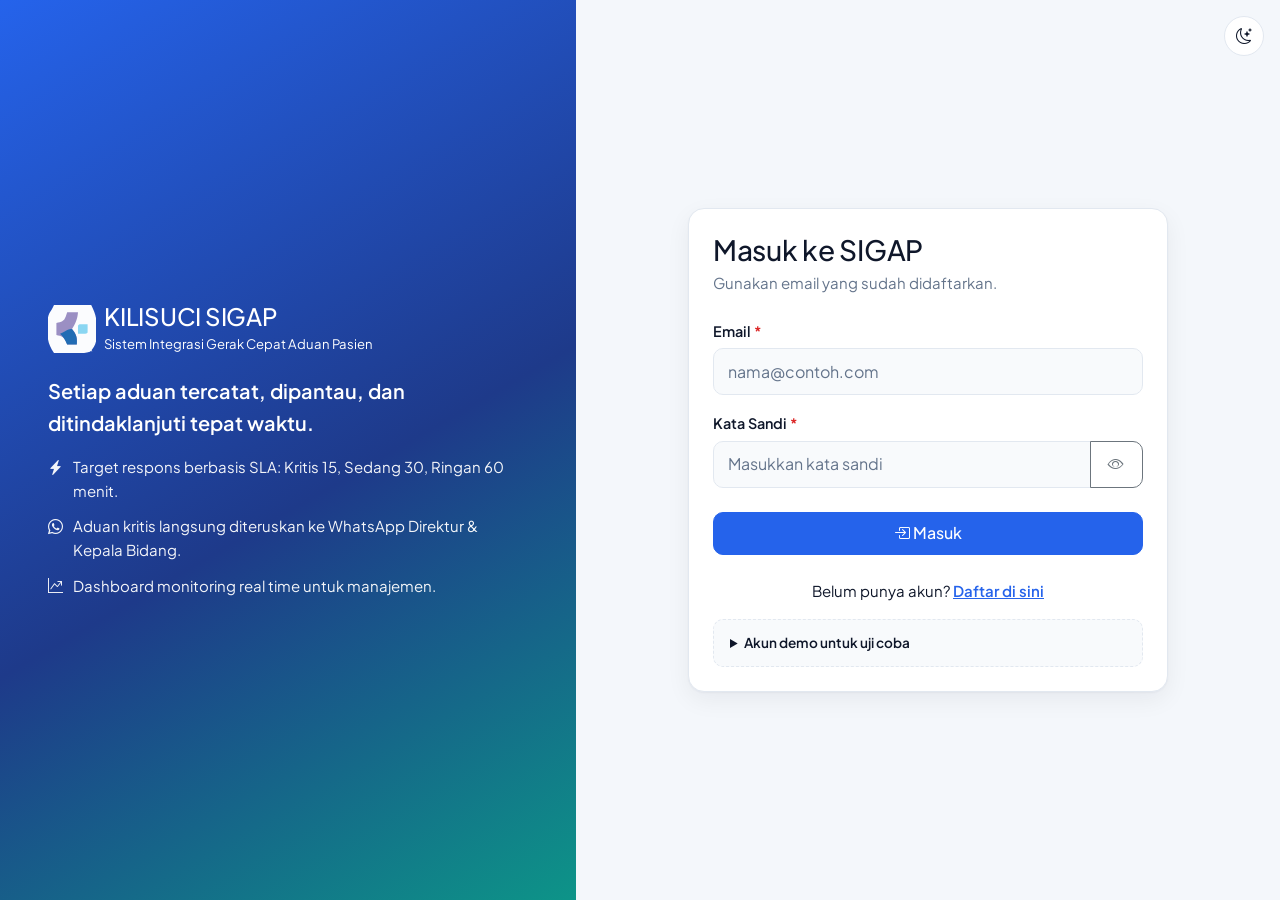
<file: index.html>
<!DOCTYPE html>
<html lang="id" data-bs-theme="light">

<head>
  <meta charset="UTF-8">
  <meta name="viewport" content="width=device-width, initial-scale=1">
  <meta name="description" content="Dashboard monitoring real time pengaduan pasien RSUD Kilisuci">
  <title>Home | SIGAP RSUD Kilisuci</title>
  <link rel="icon" href="assets/img/logo-sigap.svg" type="image/svg+xml">
  <link rel="preconnect" href="https://fonts.googleapis.com">
  <link rel="preconnect" href="https://fonts.gstatic.com" crossorigin>
  <link href="https://fonts.googleapis.com/css2?family=Plus+Jakarta+Sans:wght@400;500;600;700;800&display=swap" rel="stylesheet">
  <link href="https://cdn.jsdelivr.net/npm/bootstrap@5.3.3/dist/css/bootstrap.min.css" rel="stylesheet">
  <link href="https://cdn.jsdelivr.net/npm/bootstrap-icons@1.11.3/font/bootstrap-icons.min.css" rel="stylesheet">
  <link href="css/style.css" rel="stylesheet">
  <script src="js/tema-init.js"></script>
</head>

<body data-page="home">
  <!-- ===== HEADER + NAVBAR RESPONSIF (sama di semua halaman) ===== -->
  <header class="app-header sticky-top">
    <nav class="navbar navbar-expand-lg app-navbar" aria-label="Navigasi utama">
      <div class="container">
        <a class="navbar-brand d-flex align-items-center gap-2" href="index.html">
          <img src="assets/img/logo-sigap.svg" alt="Logo SIGAP" width="36" height="36">
          <span class="brand-text"><strong>SIGAP</strong><small>RSUD Kilisuci</small></span>
        </a>
        <div class="d-flex align-items-center gap-2 order-lg-last">
          <button class="btn btn-icon btn-tema" type="button" aria-label="Ganti tema"><i class="bi bi-moon-stars"></i></button>
          <button class="navbar-toggler" type="button" data-bs-toggle="collapse" data-bs-target="#menuUtama" aria-controls="menuUtama" aria-expanded="false" aria-label="Buka menu">
            <span class="navbar-toggler-icon"></span>
          </button>
        </div>
        <div class="collapse navbar-collapse" id="menuUtama">
          <ul class="navbar-nav mx-lg-auto gap-lg-1">
            <li class="nav-item"><a class="nav-link" href="index.html" data-nav="home"><i class="bi bi-house-door"></i> Home</a></li>
            <li class="nav-item"><a class="nav-link" href="aduan.html" data-nav="aduan"><i class="bi bi-pencil-square"></i> Buat Aduan</a></li>
            <li class="nav-item"><a class="nav-link" href="data.html" data-nav="data"><i class="bi bi-clipboard-data"></i> Data &amp; Tindak Lanjut</a></li>
            <li class="nav-item"><a class="nav-link" href="profil.html" data-nav="profil"><i class="bi bi-person-circle"></i> Profil</a></li>
          </ul>
          <div class="nav-user d-flex align-items-center gap-2 me-lg-2">
            <a href="profil.html" class="user-chip">
              <span class="avatar" id="navAvatar"></span>
              <span class="user-text"><span id="navNama" class="d-block fw-semibold small"></span><small id="navRole"></small></span>
            </a>
            <button id="btnLogout" class="btn btn-outline-danger btn-sm" type="button"><i class="bi bi-box-arrow-right"></i> Keluar</button>
          </div>
        </div>
      </div>
    </nav>
  </header>

  <main class="container">
    <!-- ===== HERO: sapaan + foto gedung ===== -->
    <section class="hero" aria-labelledby="judulHero">
      <div class="hero-text">
        <span class="live-pill"><span class="live-dot"></span> Monitoring real time · <span id="jamLive">--:--:--</span></span>
        <h1 id="judulHero"><span id="sapaan">Selamat datang</span>, <span id="namaSapaan">Petugas</span></h1>
        <p>Pantau seluruh aduan pasien dan masyarakat RSUD Kilisuci: berapa yang masuk, mana yang belum direspon, dan apakah target SLA tercapai.</p>
        <div class="hero-actions">
          <a href="aduan.html" class="btn btn-light-sg"><i class="bi bi-plus-circle"></i> Buat Aduan</a>
          <a href="data.html" class="btn btn-outline-light"><i class="bi bi-list-check"></i> Lihat Tindak Lanjut</a>
        </div>
      </div>
      <figure class="hero-figure">
        <!-- Ganti file ini dengan foto gedung RSUD Kilisuci milik Anda -->
        <img src="assets/img/gedung-kilisuci.jpg" alt="Gedung RSUD Kilisuci Kota Kediri" data-cadangan>
        <figcaption>Gedung RSUD Kilisuci Kota Kediri</figcaption>
      </figure>
    </section>

    <!-- ===== KARTU STATISTIK (Bootstrap grid) ===== -->
    <section class="mt-4" aria-labelledby="judulStatistik">
      <h2 id="judulStatistik" class="visually-hidden">Ringkasan statistik aduan</h2>
      <div class="row g-3">
        <div class="col-6 col-md-4 col-xl-2">
          <article class="card-sg stat-card"><span class="stat-icon"><i class="bi bi-inbox"></i></span>
            <div><div class="stat-value" id="statTotal">0</div><div class="stat-label">Total Aduan</div></div></article>
        </div>
        <div class="col-6 col-md-4 col-xl-2">
          <article class="card-sg stat-card"><span class="stat-icon kuning"><i class="bi bi-hourglass-split"></i></span>
            <div><div class="stat-value" id="statMenunggu">0</div><div class="stat-label">Menunggu Respon</div></div></article>
        </div>
        <div class="col-6 col-md-4 col-xl-2">
          <article class="card-sg stat-card"><span class="stat-icon"><i class="bi bi-chat-dots"></i></span>
            <div><div class="stat-value" id="statDirespon">0</div><div class="stat-label">Sedang Ditindaklanjuti</div></div></article>
        </div>
        <div class="col-6 col-md-4 col-xl-2">
          <article class="card-sg stat-card"><span class="stat-icon hijau"><i class="bi bi-check2-circle"></i></span>
            <div><div class="stat-value" id="statSelesai">0</div><div class="stat-label">Selesai</div></div></article>
        </div>
        <div class="col-6 col-md-4 col-xl-2">
          <article class="card-sg stat-card"><span class="stat-icon hijau"><i class="bi bi-bullseye"></i></span>
            <div><div class="stat-value" id="statSLA">0%</div><div class="stat-label">Capaian SLA</div></div></article>
        </div>
        <div class="col-6 col-md-4 col-xl-2">
          <article class="card-sg stat-card"><span class="stat-icon merah"><i class="bi bi-stopwatch"></i></span>
            <div><div class="stat-value" id="statRata">-</div><div class="stat-label">Rata-rata Respon</div></div></article>
        </div>
      </div>
    </section>

    <!-- ===== MONITORING: aduan aktif & grafik ===== -->
    <div class="row g-3 mt-1">
      <section class="col-lg-7" aria-labelledby="judulAktif">
        <div class="card-sg h-100">
          <div class="d-flex justify-content-between align-items-start gap-2">
            <div>
              <h2 id="judulAktif" class="section-title">Aduan Aktif &amp; Hitung Mundur SLA</h2>
              <p class="section-sub">Diurutkan dari batas waktu paling dekat.</p>
            </div>
            <span class="badge-sg badge-Kritis" id="badgeKritisAktif">0 kritis</span>
          </div>
          <ul class="aktif-list" id="daftarAktif"></ul>
        </div>
      </section>
      <section class="col-lg-5" aria-labelledby="judulSumber">
        <div class="card-sg h-100">
          <h2 id="judulSumber" class="section-title">Aduan per Sumber</h2>
          <p class="section-sub">Jalur pengaduan yang paling sering digunakan.</p>
          <ul class="bar-list" id="grafikSumber"></ul>
          <h3 class="section-title mt-4 fs-6">Aduan per Prioritas</h3>
          <ul class="bar-list mt-2" id="grafikPrioritas"></ul>
        </div>
      </section>
    </div>

    <div class="row g-3 mt-1">
      <!-- ===== TABEL REKAP SELESAI ===== -->
      <section class="col-lg-8" aria-labelledby="judulRekap">
        <div class="card-sg h-100">
          <div class="d-flex justify-content-between align-items-start flex-wrap gap-2">
            <div>
              <h2 id="judulRekap" class="section-title">Rekap Aduan Selesai Terbaru</h2>
              <p class="section-sub">Aduan yang sudah ditutup oleh petugas / Tim SIGAP.</p>
            </div>
            <a href="data.html" class="btn btn-sm btn-outline-primary">Semua data</a>
          </div>
          <table class="table table-sg table-stack">
            <thead>
              <tr>
                <th scope="col">No. Aduan</th>
                <th scope="col">Unit</th>
                <th scope="col">Prioritas</th>
                <th scope="col">Waktu Respon</th>
                <th scope="col">SLA</th>
              </tr>
            </thead>
            <tbody id="tabelRekap"></tbody>
          </table>
        </div>
      </section>

      <!-- ===== UNIT PALING LAMBAT ===== -->
      <aside class="col-lg-4" aria-labelledby="judulLambat">
        <div class="card-sg h-100">
          <h2 id="judulLambat" class="section-title">Unit dengan Respon Terlama</h2>
          <p class="section-sub">Rata-rata waktu respon (titik bottleneck).</p>
          <ul class="bar-list" id="grafikUnit"></ul>
        </div>
      </aside>
    </div>

    <!-- ===== 3 ITEM KONTEN UTAMA (card: judul, gambar, deskripsi) ===== -->
    <section class="mt-5" aria-labelledby="judulFitur">
      <h2 id="judulFitur" class="section-title">Cara Kerja SIGAP</h2>
      <p class="section-sub">Tiga langkah utama pengelolaan aduan di RSUD Kilisuci.</p>
      <div class="row g-3">
        <div class="col-md-4">
          <article class="card content-card h-100">
            <img src="assets/img/ilustrasi-input.svg" class="card-img-top" alt="Ilustrasi petugas mencatat aduan di ponsel">
            <div class="card-body">
              <h3 class="card-title h5">1. Catat Aduan</h3>
              <p class="card-text text-muted-sg">Aduan dari Lapor Mbak Wali 112, WhatsApp, Web Kilisuci, Google Review, media sosial, maupun tatap muka dicatat dalam satu formulir.</p>
              <a href="aduan.html" class="btn btn-sm btn-primary">Buat Aduan</a>
            </div>
          </article>
        </div>
        <div class="col-md-4">
          <article class="card content-card h-100">
            <img src="assets/img/ilustrasi-monitoring.svg" class="card-img-top" alt="Ilustrasi dashboard monitoring SLA">
            <div class="card-body">
              <h3 class="card-title h5">2. Pantau SLA</h3>
              <p class="card-text text-muted-sg">Setiap aduan memiliki batas waktu respons. Aduan kritis langsung diteruskan ke WhatsApp Direktur dan Kepala Bidang.</p>
              <a href="#judulAktif" class="btn btn-sm btn-primary">Lihat Monitoring</a>
            </div>
          </article>
        </div>
        <div class="col-md-4">
          <article class="card content-card h-100">
            <img src="assets/img/ilustrasi-tindaklanjut.svg" class="card-img-top" alt="Ilustrasi daftar tindak lanjut selesai">
            <div class="card-body">
              <h3 class="card-title h5">3. Tindak Lanjut &amp; Selesai</h3>
              <p class="card-text text-muted-sg">Petugas ruangan, Tim SIGAP, atau Kepala memberi respon. Setelah tuntas, aduan ditandai selesai dan masuk rekap.</p>
              <a href="data.html" class="btn btn-sm btn-primary">Data &amp; Tindak Lanjut</a>
            </div>
          </article>
        </div>
      </div>
    </section>

    <!-- ===== DAFTAR (list) + TABEL SLA ===== -->
    <div class="row g-3 mt-4">
      <section class="col-lg-6" aria-labelledby="judulAlur">
        <div class="card-sg h-100">
          <h2 id="judulAlur" class="section-title">Alur Penanganan Aduan</h2>
          <ol class="mt-3 mb-0 d-grid gap-2">
            <li>Pasien/masyarakat menyampaikan aduan melalui salah satu jalur pengaduan.</li>
            <li>Petugas pengaduan login ke SIGAP dan mengisi formulir <strong>Buat Aduan</strong>.</li>
            <li>Petugas menentukan unit terkait dan tingkat prioritas (SLA).</li>
            <li>Aduan <strong>Kritis</strong> otomatis diteruskan ke WhatsApp Direktur &amp; Kepala Bidang.</li>
            <li>Petugas ruangan / Tim SIGAP / Kepala memberikan respon tindak lanjut.</li>
            <li>Petugas pengaduan menekan tombol <strong>Selesai</strong>; data masuk rekap dashboard.</li>
          </ol>
        </div>
      </section>
      <section class="col-lg-6" aria-labelledby="judulSLA">
        <div class="card-sg h-100">
          <h2 id="judulSLA" class="section-title">Standar SLA Respons Aduan</h2>
          <table class="table table-sg mt-2">
            <caption class="form-hint">Sumber: Dokumen Inovasi KILISUCI SIGAP 2026</caption>
            <thead>
              <tr>
                <th scope="col">Prioritas</th>
                <th scope="col">Kriteria</th>
                <th scope="col">Target</th>
              </tr>
            </thead>
            <tbody>
              <tr>
                <td><span class="badge-sg badge-Kritis">Merah / Kritis</span></td>
                <td>Ancaman viral, keselamatan pasien, konflik berat</td>
                <td>&le; 15 menit</td>
              </tr>
              <tr>
                <td><span class="badge-sg badge-Sedang">Kuning / Sedang</span></td>
                <td>Masalah pelayanan, keterlambatan tindakan</td>
                <td>&le; 30 menit</td>
              </tr>
              <tr>
                <td><span class="badge-sg badge-Ringan">Hijau / Ringan</span></td>
                <td>Administrasi, fasilitas</td>
                <td>&le; 60 menit</td>
              </tr>
            </tbody>
          </table>
        </div>
      </section>
    </div>

    <!-- ===== ACCORDION INFORMASI (Bootstrap) ===== -->
    <section class="mt-4" aria-labelledby="judulFAQ">
      <h2 id="judulFAQ" class="section-title">Informasi Penting</h2>
      <p class="section-sub">Pertanyaan yang sering diajukan petugas.</p>
      <div class="accordion" id="accordionInfo">
        <div class="accordion-item">
          <h3 class="accordion-header">
            <button class="accordion-button" type="button" data-bs-toggle="collapse" data-bs-target="#info1" aria-expanded="true" aria-controls="info1">
              Bagaimana cara menentukan tingkat prioritas aduan?
            </button>
          </h3>
          <div id="info1" class="accordion-collapse collapse show" data-bs-parent="#accordionInfo">
            <div class="accordion-body">Pilih <strong>Kritis</strong> jika menyangkut keselamatan pasien, berpotensi viral, atau konflik berat. Pilih <strong>Sedang</strong> untuk masalah pelayanan dan keterlambatan tindakan. Pilih <strong>Ringan</strong> untuk administrasi dan fasilitas.</div>
          </div>
        </div>
        <div class="accordion-item">
          <h3 class="accordion-header">
            <button class="accordion-button collapsed" type="button" data-bs-toggle="collapse" data-bs-target="#info2" aria-expanded="false" aria-controls="info2">
              Siapa yang menerima notifikasi WhatsApp?
            </button>
          </h3>
          <div id="info2" class="accordion-collapse collapse" data-bs-parent="#accordionInfo">
            <div class="accordion-body">Aduan dengan prioritas Kritis (SLA Merah) diteruskan ke nomor WhatsApp akun berjabatan <strong>Direktur</strong> dan <strong>Kepala Bidang</strong>. Pastikan nomor telepon di profil mereka benar.</div>
          </div>
        </div>
        <div class="accordion-item">
          <h3 class="accordion-header">
            <button class="accordion-button collapsed" type="button" data-bs-toggle="collapse" data-bs-target="#info3" aria-expanded="false" aria-controls="info3">
              Apa perbedaan hak akses setiap role?
            </button>
          </h3>
          <div id="info3" class="accordion-collapse collapse" data-bs-parent="#accordionInfo">
            <div class="accordion-body"><strong>Admin</strong> mengakses semua fitur dan menentukan role akun. <strong>Kepala</strong> (Direktur &amp; Kepala Bidang) dan <strong>Petugas</strong> dapat membuat, merespon, dan menyelesaikan aduan. <strong>User</strong> hanya dapat mengisi formulir aduan dan melihat laporan.</div>
          </div>
        </div>
        <div class="accordion-item">
          <h3 class="accordion-header">
            <button class="accordion-button collapsed" type="button" data-bs-toggle="collapse" data-bs-target="#info4" aria-expanded="false" aria-controls="info4">
              Bagaimana waktu respon dihitung?
            </button>
          </h3>
          <div id="info4" class="accordion-collapse collapse" data-bs-parent="#accordionInfo">
            <div class="accordion-body">Waktu respon dihitung dari saat aduan disimpan sampai respon pertama diberikan. Jika lebih kecil atau sama dengan target SLA, statusnya <strong>Tepat Waktu</strong>; jika lebih, statusnya <strong>Terlambat</strong>.</div>
          </div>
        </div>
      </div>
    </section>
  </main>

  <footer class="app-footer">
    <div class="container footer-inner">
      <span>&copy; <span class="tahun-ini">2026</span> Tim Humas &amp; Pengaduan Masyarakat RSUD Kilisuci</span>
      <span>SIGAP · Sistem Integrasi Gerak Cepat Aduan Pasien</span>
    </div>
  </footer>

  <script src="https://cdn.jsdelivr.net/npm/bootstrap@5.3.3/dist/js/bootstrap.bundle.min.js"></script>
  <script src="js/config.js"></script>
  <script src="js/db.js"></script>
  <script src="js/main.js"></script>
  <script src="js/home.js"></script>
</body>

</html>
</file>
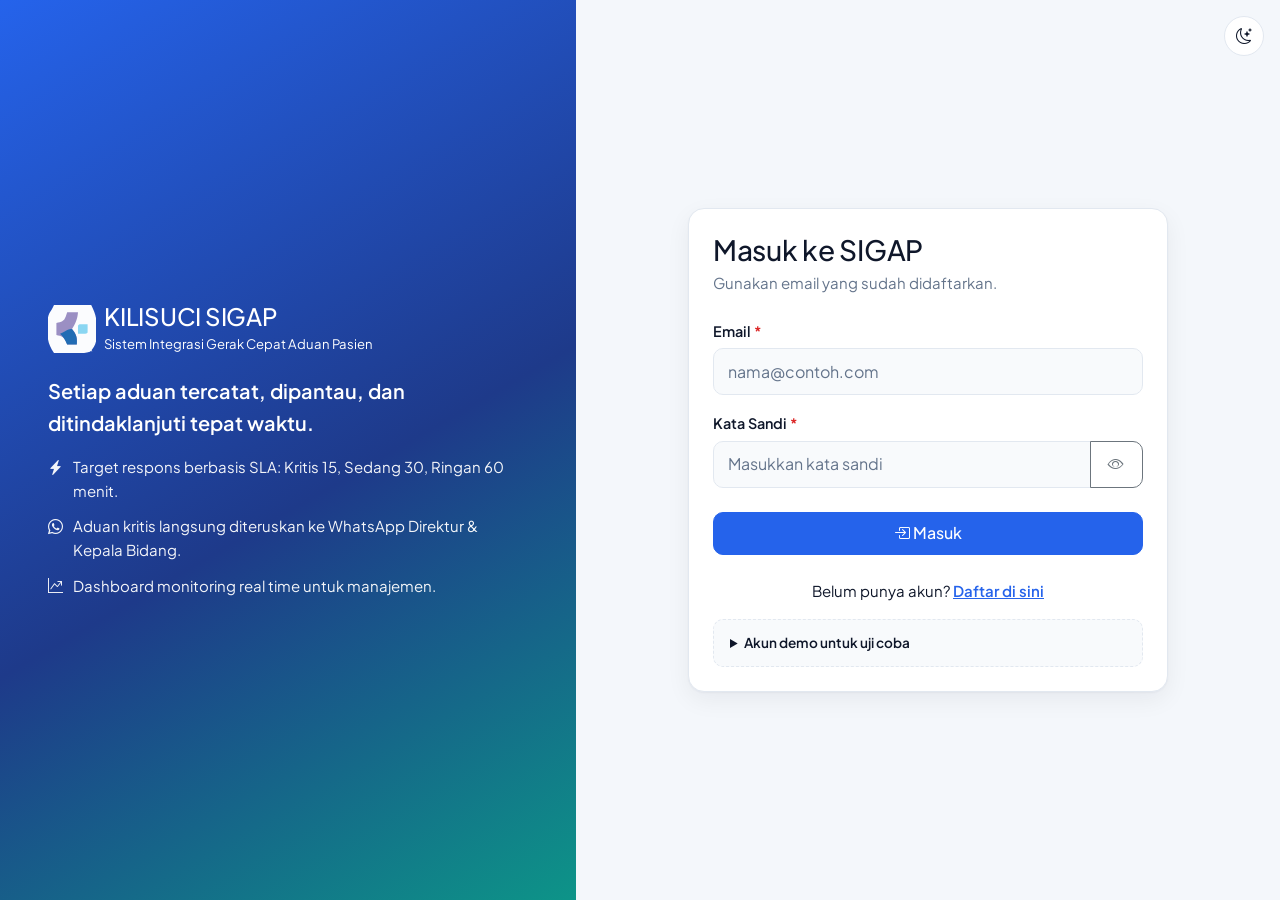
<file: aduan.html>
<!doctype html>
<html lang="id" data-bs-theme="light">
  <head>
    <meta charset="UTF-8" />
    <meta name="viewport" content="width=device-width, initial-scale=1" />
    <meta name="description" content="Formulir pencatatan aduan pasien dan masyarakat RSUD Kilisuci" />
    <title>Buat Aduan | SIGAP RSUD Kilisuci</title>
    <link rel="icon" href="assets/img/logo-sigap.svg" type="image/svg+xml" />
    <link rel="preconnect" href="https://fonts.googleapis.com" />
    <link rel="preconnect" href="https://fonts.gstatic.com" crossorigin />
    <link
      href="https://fonts.googleapis.com/css2?family=Plus+Jakarta+Sans:wght@400;500;600;700;800&display=swap"
      rel="stylesheet"
    />
    <link href="https://cdn.jsdelivr.net/npm/bootstrap@5.3.3/dist/css/bootstrap.min.css" rel="stylesheet" />
    <link href="https://cdn.jsdelivr.net/npm/bootstrap-icons@1.11.3/font/bootstrap-icons.min.css" rel="stylesheet" />
    <link href="css/style.css" rel="stylesheet" />
    <script src="js/tema-init.js"></script>
  </head>

  <body data-page="aduan">
    <header class="app-header sticky-top">
      <nav class="navbar navbar-expand-lg app-navbar" aria-label="Navigasi utama">
        <div class="container">
          <a class="navbar-brand d-flex align-items-center gap-2" href="index.html">
            <img src="assets/img/logo-sigap.svg" alt="Logo SIGAP" width="36" height="36" />
            <span class="brand-text"><strong>SIGAP</strong><small>RSUD Kilisuci</small></span>
          </a>
          <div class="d-flex align-items-center gap-2 order-lg-last">
            <button class="btn btn-icon btn-tema" type="button" aria-label="Ganti tema">
              <i class="bi bi-moon-stars"></i>
            </button>
            <button
              class="navbar-toggler"
              type="button"
              data-bs-toggle="collapse"
              data-bs-target="#menuUtama"
              aria-controls="menuUtama"
              aria-expanded="false"
              aria-label="Buka menu"
            >
              <span class="navbar-toggler-icon"></span>
            </button>
          </div>
          <div class="collapse navbar-collapse" id="menuUtama">
            <ul class="navbar-nav mx-lg-auto gap-lg-1">
              <li class="nav-item">
                <a class="nav-link" href="index.html" data-nav="home"><i class="bi bi-house-door"></i> Home</a>
              </li>
              <li class="nav-item">
                <a class="nav-link" href="aduan.html" data-nav="aduan"
                  ><i class="bi bi-pencil-square"></i> Buat Aduan</a
                >
              </li>
              <li class="nav-item">
                <a class="nav-link" href="data.html" data-nav="data"
                  ><i class="bi bi-clipboard-data"></i> Data &amp; Tindak Lanjut</a
                >
              </li>
              <li class="nav-item">
                <a class="nav-link" href="profil.html" data-nav="profil"><i class="bi bi-person-circle"></i> Profil</a>
              </li>
            </ul>
            <div class="nav-user d-flex align-items-center gap-2 me-lg-2">
              <a href="profil.html" class="user-chip">
                <span class="avatar" id="navAvatar"></span>
                <span class="user-text"
                  ><span id="navNama" class="d-block fw-semibold small"></span><small id="navRole"></small
                ></span>
              </a>
              <button id="btnLogout" class="btn btn-outline-danger btn-sm" type="button">
                <i class="bi bi-box-arrow-right"></i> Keluar
              </button>
            </div>
          </div>
        </div>
      </nav>
    </header>

    <main class="container">
      <section class="page-head">
        <h1>Buat Aduan</h1>
        <p>Catat setiap keluhan pasien dan masyarakat dari semua jalur pengaduan.</p>
      </section>

      <section class="card-sg" aria-labelledby="judulForm">
        <header>
          <h2 id="judulForm" class="h4 mb-1">Formulir Pengaduan</h2>
          <p class="text-muted-sg small mb-0">
            Isi detail keluhan pasien dengan seksama untuk mempercepat proses investigasi.
          </p>
        </header>
        <hr class="form-divider" />

        <form id="formAduan" novalidate>
          <div class="row g-4">
            <!-- ===== Kolom kiri ===== -->
            <div class="col-lg-6">
              <div class="mb-3">
                <label for="namaPengadu" class="form-label">Nama Pelapor / Pengadu <span class="wajib">*</span></label>
                <input type="text" class="form-control" id="namaPengadu" autocomplete="off" />
                <div class="invalid-feedback" id="namaPengadu-error"></div>
              </div>
              <div class="mb-3">
                <label for="emailPengadu" class="form-label">Email Pengadu <span class="wajib">*</span></label>
                <input
                  type="email"
                  class="form-control"
                  id="emailPengadu"
                  placeholder="nama@contoh.com"
                  autocomplete="off"
                />
                <div class="invalid-feedback" id="emailPengadu-error"></div>
              </div>
              <div class="mb-3">
                <label for="noRM" class="form-label"
                  >Identitas Pasien / No. RM <span class="form-hint">(Opsional)</span></label
                >
                <input
                  type="text"
                  class="form-control"
                  id="noRM"
                  placeholder="Contoh: Budi / 123456"
                  autocomplete="off"
                />
                <div class="invalid-feedback" id="noRM-error"></div>
              </div>
              <div class="row g-3 mb-3">
                <div class="col-sm-6">
                  <label for="jenisKelamin" class="form-label">Jenis Kelamin</label>
                  <select class="form-select" id="jenisKelamin">
                    <option value="Laki-laki">Laki-laki</option>
                    <option value="Perempuan">Perempuan</option>
                  </select>
                </div>
                <div class="col-sm-6">
                  <label for="tglAduan" class="form-label">Tgl Aduan <span class="wajib">*</span></label>
                  <input type="date" class="form-control" id="tglAduan" />
                  <div class="invalid-feedback" id="tglAduan-error"></div>
                </div>
              </div>
              <div class="mb-3">
                <label for="sumberAduan" class="form-label"
                  >Sumber Media / Jalur Aduan <span class="wajib">*</span></label
                >
                <select class="form-select" id="sumberAduan">
                  <option value="">-- Pilih --</option>
                  <option>Lapor Mbak Wali 112</option>
                  <option>WhatsApp Pengaduan</option>
                  <option>Web Kilisuci</option>
                  <option>Google Review</option>
                  <option>Komentar Media Sosial</option>
                  <option>Aduan Langsung / Tatap Muka</option>
                  <option>Telepon</option>
                  <option>Kotak Saran</option>
                  <option value="Lainnya">Lainnya (Ketik Manual)</option>
                </select>
                <div class="invalid-feedback" id="sumberAduan-error"></div>
              </div>
              <div class="mb-3" id="wadahSumberLain" hidden>
                <label for="sumberLain" class="form-label">Sebutkan Sumber Lainnya <span class="wajib">*</span></label>
                <input type="text" class="form-control" id="sumberLain" placeholder="Contoh: Surat kabar lokal" />
                <div class="invalid-feedback" id="sumberLain-error"></div>
              </div>
            </div>

            <!-- ===== Kolom kanan ===== -->
            <div class="col-lg-6">
              <div class="mb-3">
                <label for="unitTerkait" class="form-label">Lokasi / Unit Terkait <span class="wajib">*</span></label>
                <select class="form-select" id="unitTerkait">
                  <option value="">-- Pilih Lokasi --</option>
                  <option>IGD</option>
                  <option>Farmasi</option>
                  <option>Laboratorium</option>
                  <option>Radiologi</option>
                  <option>Kasir</option>
                  <option>Rekam Medis</option>
                  <option>Poli Anak</option>
                  <option>Poli Penyakit Dalam</option>
                  <option>Poli Orthopedi</option>
                  <option>Poli Bedah</option>
                  <option>Poli Obgyn</option>
                  <option>R. Darmawangsa</option>
                  <option>R. Kertanegara</option>
                  <option>R. Chandra Tunggadewi</option>
                  <option>R. Airlangga</option>
                  <option>IBS</option>
                  <option>IPI</option>
                  <option>Security</option>
                  <option value="Lainnya">Lainnya (Ketik Manual)</option>
                </select>
                <div class="invalid-feedback" id="unitTerkait-error"></div>
              </div>
              <div class="mb-3" id="wadahUnitLain" hidden>
                <label for="unitLain" class="form-label">Sebutkan Unit Lainnya <span class="wajib">*</span></label>
                <input type="text" class="form-control" id="unitLain" placeholder="Contoh: Parkir" />
                <div class="invalid-feedback" id="unitLain-error"></div>
              </div>

              <fieldset class="mb-3">
                <legend class="form-label">Tingkat Prioritas &amp; SLA <span class="wajib">*</span></legend>
                <div class="prioritas-group" id="prioritas">
                  <div class="prioritas-item">
                    <input class="btn-check" type="radio" name="prioritas" id="prioKritis" value="Kritis" />
                    <label class="prioritas-card kritis" for="prioKritis"
                      ><span class="radio-dot"></span
                      ><strong><i class="bi bi-exclamation-octagon-fill"></i> Kritis</strong
                      ><small>(15 Menit)</small></label
                    >
                  </div>
                  <div class="prioritas-item">
                    <input class="btn-check" type="radio" name="prioritas" id="prioSedang" value="Sedang" />
                    <label class="prioritas-card sedang" for="prioSedang"
                      ><span class="radio-dot"></span
                      ><strong><i class="bi bi-exclamation-triangle-fill"></i> Sedang</strong
                      ><small>(30 Menit)</small></label
                    >
                  </div>
                  <div class="prioritas-item">
                    <input class="btn-check" type="radio" name="prioritas" id="prioRingan" value="Ringan" />
                    <label class="prioritas-card ringan" for="prioRingan"
                      ><span class="radio-dot"></span><strong><i class="bi bi-circle-fill"></i> Ringan</strong
                      ><small>(60 Menit)</small></label
                    >
                  </div>
                </div>
                <div class="invalid-feedback d-block" id="prioritas-error"></div>
                <div class="alert alert-danger py-2 px-3 small mt-2 mb-0" id="infoKritis" hidden>
                  <i class="bi bi-whatsapp"></i> Aduan Kritis akan otomatis diteruskan ke WhatsApp Direktur &amp; Kepala
                  Bidang.
                </div>
              </fieldset>

              <div class="mb-3">
                <label for="kategori" class="form-label">Kategori Masalah</label>
                <select class="form-select" id="kategori">
                  <option>Pelayanan Medis</option>
                  <option>Keperawatan</option>
                  <option>Administrasi</option>
                  <option>Fasilitas / Sarana</option>
                  <option>Kebersihan</option>
                  <option>Sikap Petugas</option>
                  <option>Biaya / Keuangan</option>
                  <option>Lainnya</option>
                </select>
              </div>
            </div>

            <!-- ===== Lebar penuh ===== -->
            <div class="col-12">
              <label for="deskripsi" class="form-label">Deskripsi Aduan <span class="wajib">*</span></label>
              <textarea
                class="form-control"
                id="deskripsi"
                rows="4"
                maxlength="1000"
                placeholder="Tuliskan keluhan secara detail..."
              ></textarea>
              <div class="d-flex justify-content-between gap-2">
                <div class="invalid-feedback d-block" id="deskripsi-error"></div>
                <span class="char-counter" id="hitungKarakter">0/1000</span>
              </div>
            </div>

            <div class="col-12">
              <label for="buktiFoto" class="form-label"
                >Bukti Foto <span class="form-hint">(Opsional, Maks. 2MB · JPG/PNG/WEBP)</span></label
              >
              <input type="file" class="form-control" id="buktiFoto" accept="image/jpeg,image/png,image/webp" />
              <div class="invalid-feedback" id="buktiFoto-error"></div>
              <img id="previewFoto" class="preview-foto" alt="Pratinjau bukti foto" hidden />
            </div>
          </div>

          <p class="form-hint mt-3 mb-0">
            <i class="bi bi-person-check"></i> Dicatat oleh: <span id="pencatat"></span>
          </p>

          <div class="form-actions">
            <button type="reset" class="btn btn-outline-secondary">Reset</button>
            <button type="submit" class="btn btn-primary" id="btnSimpan">
              <i class="bi bi-send-fill"></i> Simpan Pengaduan
            </button>
          </div>
        </form>
      </section>

      <!-- ===== Ringkasan aduan valid (diisi JavaScript dengan textContent) ===== -->
      <section
        id="ringkasanAduan"
        class="card-sg ringkasan mt-4"
        hidden
        aria-live="polite"
        aria-labelledby="judulRingkasan"
      >
        <div class="d-flex justify-content-between align-items-start flex-wrap gap-2 mb-3">
          <h2 id="judulRingkasan" class="h5 mb-0">
            <i class="bi bi-check-circle-fill text-success"></i> Aduan berhasil disimpan
          </h2>
          <a href="data.html" class="btn btn-sm btn-primary">Lihat di Data &amp; Tindak Lanjut</a>
        </div>
        <dl id="isiRingkasan"></dl>
      </section>
    </main>

    <!-- ===== Modal notifikasi WhatsApp untuk aduan Kritis ===== -->
    <div class="modal fade" id="modalNotifWA" tabindex="-1" aria-labelledby="judulModalWA" aria-hidden="true">
      <div class="modal-dialog modal-dialog-centered modal-dialog-scrollable">
        <div class="modal-content">
          <div class="modal-header">
            <h2 class="modal-title h5" id="judulModalWA">
              <i class="bi bi-whatsapp text-success"></i> Notifikasi Aduan Kritis
            </h2>
            <button type="button" class="btn-close" data-bs-dismiss="modal" aria-label="Tutup"></button>
          </div>
          <div class="modal-body">
            <p id="infoModalWA" class="small text-muted-sg"></p>
            <ul class="list-group" id="daftarPenerimaWA"></ul>
          </div>
          <div class="modal-footer">
            <button type="button" class="btn btn-primary" data-bs-dismiss="modal">Selesai</button>
          </div>
        </div>
      </div>
    </div>

    <footer class="app-footer">
      <div class="container footer-inner">
        <span>&copy; <span class="tahun-ini">2026</span> Tim Humas &amp; Pengaduan Masyarakat RSUD Kilisuci</span>
        <span>SIGAP · Sistem Integrasi Gerak Cepat Aduan Pasien</span>
      </div>
    </footer>

    <script src="https://cdn.jsdelivr.net/npm/bootstrap@5.3.3/dist/js/bootstrap.bundle.min.js"></script>
    <script src="js/config.js"></script>
    <script src="js/db.js"></script>
    <script src="js/main.js"></script>
    <script src="js/aduan.js"></script>
  </body>
</html>
</file>
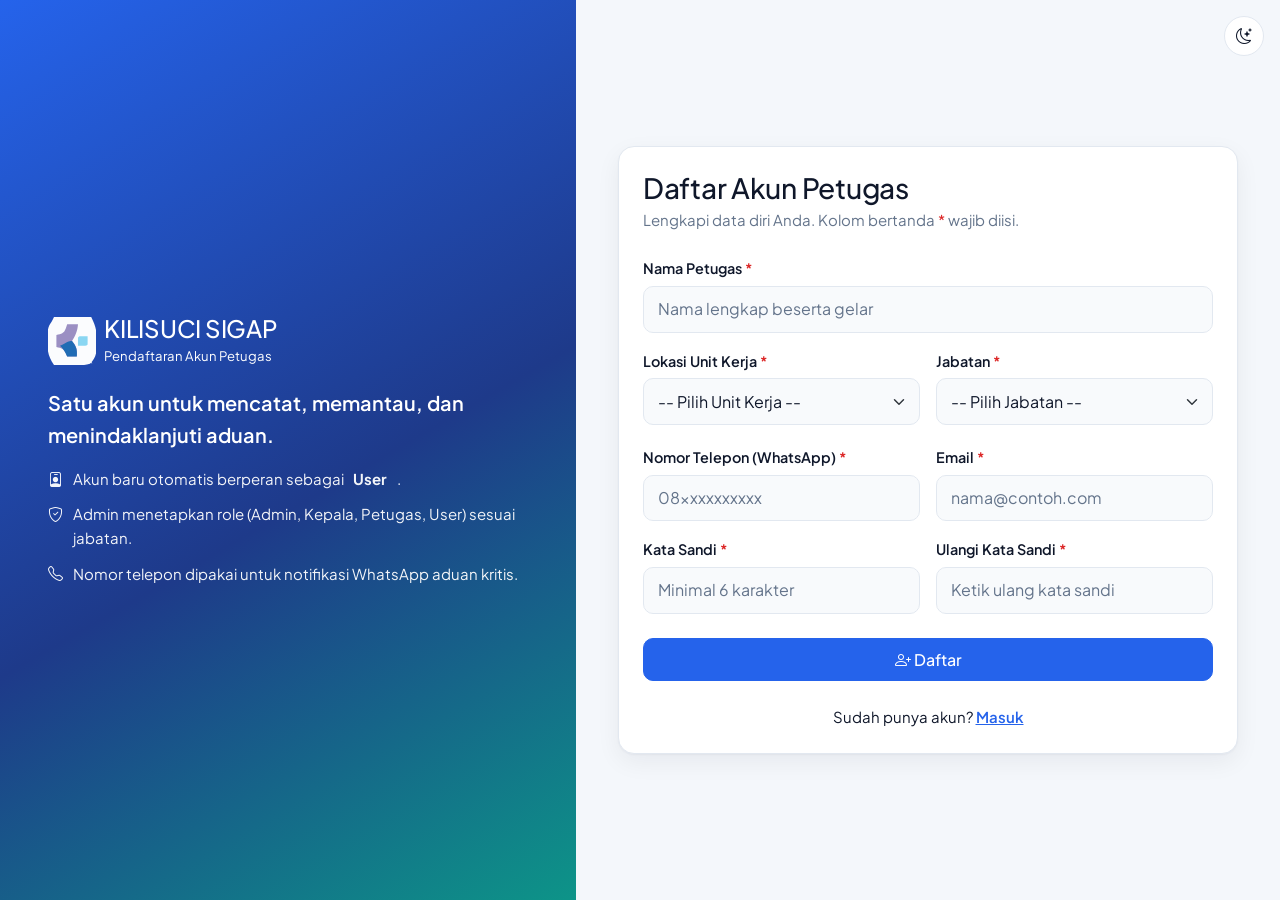
<file: daftar.html>
<!DOCTYPE html>
<html lang="id" data-bs-theme="light">

<head>
  <meta charset="UTF-8">
  <meta name="viewport" content="width=device-width, initial-scale=1">
  <meta name="description" content="Pendaftaran akun petugas SIGAP RSUD Kilisuci">
  <title>Daftar Akun | SIGAP RSUD Kilisuci</title>
  <link rel="icon" href="assets/img/logo-sigap.svg" type="image/svg+xml">
  <link rel="preconnect" href="https://fonts.googleapis.com">
  <link rel="preconnect" href="https://fonts.gstatic.com" crossorigin>
  <link href="https://fonts.googleapis.com/css2?family=Plus+Jakarta+Sans:wght@400;500;600;700;800&display=swap" rel="stylesheet">
  <link href="https://cdn.jsdelivr.net/npm/bootstrap@5.3.3/dist/css/bootstrap.min.css" rel="stylesheet">
  <link href="https://cdn.jsdelivr.net/npm/bootstrap-icons@1.11.3/font/bootstrap-icons.min.css" rel="stylesheet">
  <link href="css/style.css" rel="stylesheet">
  <script src="js/tema-init.js"></script>
</head>

<body class="auth-page" data-page="daftar">
  <main class="auth-wrapper">
    <section class="auth-brand" aria-labelledby="judulBrand">
      <div class="d-flex align-items-center gap-2">
        <img src="assets/img/logo-sigap.svg" alt="Logo SIGAP" width="48" height="48">
        <div>
          <h2 id="judulBrand" class="h4 mb-0">KILISUCI SIGAP</h2>
          <small>Pendaftaran Akun Petugas</small>
        </div>
      </div>
      <div class="brand-points">
        <p class="fs-5 fw-semibold mb-3">Satu akun untuk mencatat, memantau, dan menindaklanjuti aduan.</p>
        <ul>
          <li><i class="bi bi-person-badge"></i> Akun baru otomatis berperan sebagai <strong>User</strong>.</li>
          <li><i class="bi bi-shield-check"></i> Admin menetapkan role (Admin, Kepala, Petugas, User) sesuai jabatan.</li>
          <li><i class="bi bi-telephone"></i> Nomor telepon dipakai untuk notifikasi WhatsApp aduan kritis.</li>
        </ul>
      </div>
    </section>

    <section class="auth-form-area">
      <button class="btn btn-icon btn-tema auth-theme" type="button" aria-label="Ganti tema"><i class="bi bi-moon-stars"></i></button>

      <article class="auth-card wide card-sg">
        <header class="mb-4">
          <h1 class="h3 mb-1">Daftar Akun Petugas</h1>
          <p class="text-muted-sg mb-0">Lengkapi data diri Anda. Kolom bertanda <span class="wajib">*</span> wajib diisi.</p>
        </header>

        <form id="formDaftar" novalidate>
          <div class="row g-3">
            <div class="col-12">
              <label for="regNama" class="form-label">Nama Petugas <span class="wajib">*</span></label>
              <input type="text" class="form-control" id="regNama" placeholder="Nama lengkap beserta gelar" autocomplete="name">
              <div class="invalid-feedback" id="regNama-error"></div>
            </div>
            <div class="col-md-6">
              <label for="regUnit" class="form-label">Lokasi Unit Kerja <span class="wajib">*</span></label>
              <select class="form-select" id="regUnit"></select>
              <div class="invalid-feedback" id="regUnit-error"></div>
            </div>
            <div class="col-md-6">
              <label for="regJabatan" class="form-label">Jabatan <span class="wajib">*</span></label>
              <select class="form-select" id="regJabatan"></select>
              <div class="invalid-feedback" id="regJabatan-error"></div>
              <div class="form-hint mt-1" id="infoSaranRole" aria-live="polite"></div>
            </div>
            <div class="col-md-6">
              <label for="regTelp" class="form-label">Nomor Telepon (WhatsApp) <span class="wajib">*</span></label>
              <input type="tel" class="form-control" id="regTelp" placeholder="08xxxxxxxxxx" autocomplete="tel">
              <div class="invalid-feedback" id="regTelp-error"></div>
            </div>
            <div class="col-md-6">
              <label for="regEmail" class="form-label">Email <span class="wajib">*</span></label>
              <input type="email" class="form-control" id="regEmail" placeholder="nama@contoh.com" autocomplete="email">
              <div class="invalid-feedback" id="regEmail-error"></div>
            </div>
            <div class="col-md-6">
              <label for="regPassword" class="form-label">Kata Sandi <span class="wajib">*</span></label>
              <input type="password" class="form-control" id="regPassword" placeholder="Minimal 6 karakter" autocomplete="new-password">
              <div class="invalid-feedback" id="regPassword-error"></div>
            </div>
            <div class="col-md-6">
              <label for="regPassword2" class="form-label">Ulangi Kata Sandi <span class="wajib">*</span></label>
              <input type="password" class="form-control" id="regPassword2" placeholder="Ketik ulang kata sandi" autocomplete="new-password">
              <div class="invalid-feedback" id="regPassword2-error"></div>
            </div>
          </div>
          <button type="submit" class="btn btn-primary w-100 mt-4"><i class="bi bi-person-plus"></i> Daftar</button>
        </form>

        <!-- Ringkasan pendaftaran (diisi JavaScript dengan textContent) -->
        <section id="ringkasanDaftar" class="ringkasan card-sg mt-4" hidden aria-live="polite">
          <h2 class="h6"><i class="bi bi-check-circle-fill text-success"></i> Pendaftaran berhasil</h2>
          <dl id="isiRingkasanDaftar"></dl>
          <a href="login.html" class="btn btn-primary btn-sm mt-3">Masuk sekarang</a>
        </section>

        <p class="text-center mt-4 mb-0">Sudah punya akun? <a href="login.html" class="fw-semibold">Masuk</a></p>
      </article>
    </section>
  </main>

  <script src="https://cdn.jsdelivr.net/npm/bootstrap@5.3.3/dist/js/bootstrap.bundle.min.js"></script>
  <script src="js/config.js"></script>
  <script src="js/db.js"></script>
  <script src="js/main.js"></script>
  <script src="js/auth.js"></script>
</body>

</html>
</file>
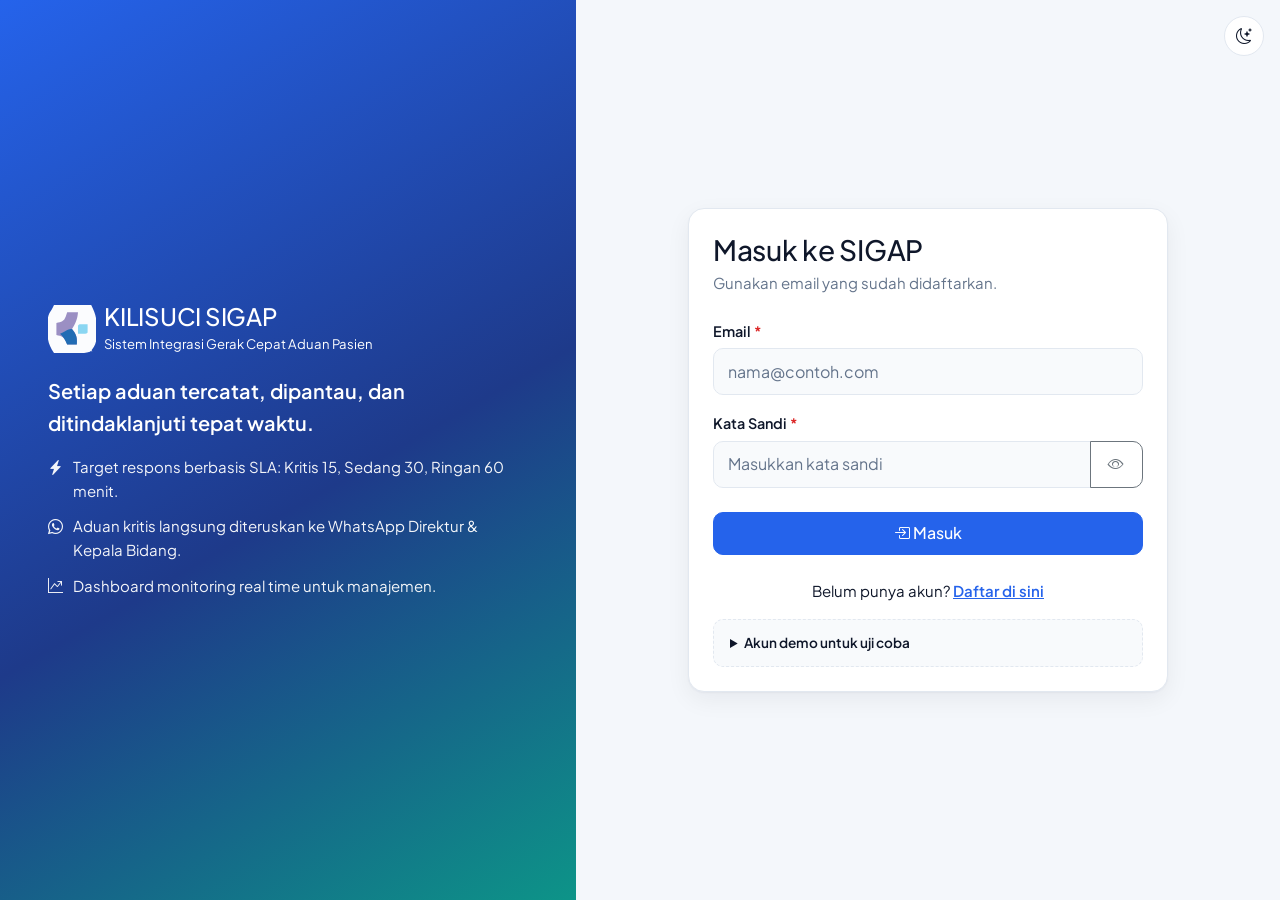
<file: data.html>
<!DOCTYPE html>
<html lang="id" data-bs-theme="light">

<head>
  <meta charset="UTF-8">
  <meta name="viewport" content="width=device-width, initial-scale=1">
  <meta name="description" content="Data aduan dan tindak lanjut SIGAP RSUD Kilisuci">
  <title>Data &amp; Tindak Lanjut | SIGAP RSUD Kilisuci</title>
  <link rel="icon" href="assets/img/logo-sigap.svg" type="image/svg+xml">
  <link rel="preconnect" href="https://fonts.googleapis.com">
  <link rel="preconnect" href="https://fonts.gstatic.com" crossorigin>
  <link href="https://fonts.googleapis.com/css2?family=Plus+Jakarta+Sans:wght@400;500;600;700;800&display=swap" rel="stylesheet">
  <link href="https://cdn.jsdelivr.net/npm/bootstrap@5.3.3/dist/css/bootstrap.min.css" rel="stylesheet">
  <link href="https://cdn.jsdelivr.net/npm/bootstrap-icons@1.11.3/font/bootstrap-icons.min.css" rel="stylesheet">
  <link href="css/style.css" rel="stylesheet">
  <script src="js/tema-init.js"></script>
</head>

<body data-page="data">
  <header class="app-header sticky-top">
    <nav class="navbar navbar-expand-lg app-navbar" aria-label="Navigasi utama">
      <div class="container">
        <a class="navbar-brand d-flex align-items-center gap-2" href="index.html">
          <img src="assets/img/logo-sigap.svg" alt="Logo SIGAP" width="36" height="36">
          <span class="brand-text"><strong>SIGAP</strong><small>RSUD Kilisuci</small></span>
        </a>
        <div class="d-flex align-items-center gap-2 order-lg-last">
          <button class="btn btn-icon btn-tema" type="button" aria-label="Ganti tema"><i class="bi bi-moon-stars"></i></button>
          <button class="navbar-toggler" type="button" data-bs-toggle="collapse" data-bs-target="#menuUtama" aria-controls="menuUtama" aria-expanded="false" aria-label="Buka menu">
            <span class="navbar-toggler-icon"></span>
          </button>
        </div>
        <div class="collapse navbar-collapse" id="menuUtama">
          <ul class="navbar-nav mx-lg-auto gap-lg-1">
            <li class="nav-item"><a class="nav-link" href="index.html" data-nav="home"><i class="bi bi-house-door"></i> Home</a></li>
            <li class="nav-item"><a class="nav-link" href="aduan.html" data-nav="aduan"><i class="bi bi-pencil-square"></i> Buat Aduan</a></li>
            <li class="nav-item"><a class="nav-link" href="data.html" data-nav="data"><i class="bi bi-clipboard-data"></i> Data &amp; Tindak Lanjut</a></li>
            <li class="nav-item"><a class="nav-link" href="profil.html" data-nav="profil"><i class="bi bi-person-circle"></i> Profil</a></li>
          </ul>
          <div class="nav-user d-flex align-items-center gap-2 me-lg-2">
            <a href="profil.html" class="user-chip">
              <span class="avatar" id="navAvatar"></span>
              <span class="user-text"><span id="navNama" class="d-block fw-semibold small"></span><small id="navRole"></small></span>
            </a>
            <button id="btnLogout" class="btn btn-outline-danger btn-sm" type="button"><i class="bi bi-box-arrow-right"></i> Keluar</button>
          </div>
        </div>
      </div>
    </nav>
  </header>

  <main class="container">
    <section class="page-head d-flex justify-content-between align-items-end flex-wrap gap-3">
      <div>
        <h1>Data &amp; Tindak Lanjut</h1>
        <p>Semua aduan yang tersimpan: menunggu respon, sedang ditindaklanjuti, dan selesai.</p>
      </div>
      <button class="btn btn-outline-primary" id="btnCSV" type="button"><i class="bi bi-download"></i> Unduh CSV</button>
    </section>

    <div class="alert alert-info small" role="note" data-role="User">
      <i class="bi bi-info-circle"></i> Anda login sebagai <strong>User</strong>: dapat melihat laporan, tetapi tidak dapat merespon atau menyelesaikan aduan.
    </div>

    <section class="card-sg" aria-labelledby="judulData">
      <h2 id="judulData" class="visually-hidden">Tabel data aduan</h2>

      <!-- Filter status (chip) -->
      <div class="chip-row mb-3" id="chipStatus" role="group" aria-label="Filter status">
        <button class="chip active" type="button" data-status="">Semua <span data-jumlah="semua">0</span></button>
        <button class="chip" type="button" data-status="Menunggu Respon">Menunggu <span data-jumlah="Menunggu Respon">0</span></button>
        <button class="chip" type="button" data-status="Direspon">Direspon <span data-jumlah="Direspon">0</span></button>
        <button class="chip" type="button" data-status="Selesai">Selesai <span data-jumlah="Selesai">0</span></button>
      </div>

      <!-- Filter pencarian & prioritas -->
      <form class="filter-bar mb-3" id="formFilter" role="search">
        <div class="filter-search">
          <label for="cari" class="form-label">Cari</label>
          <input type="search" class="form-control" id="cari" placeholder="No. aduan, nama pengadu, unit, deskripsi...">
        </div>
        <div class="filter-select">
          <label for="filterPrioritas" class="form-label">Prioritas</label>
          <select class="form-select" id="filterPrioritas">
            <option value="">Semua</option>
            <option>Kritis</option>
            <option>Sedang</option>
            <option>Ringan</option>
          </select>
        </div>
        <div class="filter-select">
          <label for="urutan" class="form-label">Urutkan</label>
          <select class="form-select" id="urutan">
            <option value="terbaru">Terbaru</option>
            <option value="sla">Batas SLA terdekat</option>
            <option value="terlama">Terlama</option>
          </select>
        </div>
      </form>

      <table class="table table-sg table-stack">
        <thead>
          <tr>
            <th scope="col">No. Aduan</th>
            <th scope="col">Pengadu</th>
            <th scope="col">Unit &amp; Sumber</th>
            <th scope="col">Prioritas</th>
            <th scope="col">Status</th>
            <th scope="col">SLA / Waktu Respon</th>
            <th scope="col">Aksi</th>
          </tr>
        </thead>
        <tbody id="tabelAduan"></tbody>
      </table>
      <p class="form-hint mb-0 mt-2" id="infoJumlah"></p>
    </section>
  </main>

  <!-- ===== Modal detail aduan ===== -->
  <div class="modal fade" id="modalDetail" tabindex="-1" aria-labelledby="judulDetail" aria-hidden="true">
    <div class="modal-dialog modal-lg modal-dialog-centered modal-dialog-scrollable">
      <div class="modal-content">
        <div class="modal-header">
          <h2 class="modal-title h5" id="judulDetail">Detail Aduan</h2>
          <button type="button" class="btn-close" data-bs-dismiss="modal" aria-label="Tutup"></button>
        </div>
        <div class="modal-body">
          <dl class="detail-list" id="isiDetail"></dl>
          <figure class="mt-3 mb-0" id="wadahFotoDetail" hidden>
            <img id="fotoDetail" class="img-fluid rounded border" alt="Bukti foto aduan">
            <figcaption class="form-hint">Bukti foto</figcaption>
          </figure>
          <h3 class="h6 mt-4">Riwayat Penanganan</h3>
          <ol class="timeline" id="timelineDetail"></ol>
        </div>
      </div>
    </div>
  </div>

  <!-- ===== Modal respon ===== -->
  <div class="modal fade" id="modalRespon" tabindex="-1" aria-labelledby="judulRespon" aria-hidden="true">
    <div class="modal-dialog modal-dialog-centered">
      <form class="modal-content" id="formRespon" novalidate>
        <div class="modal-header">
          <h2 class="modal-title h5" id="judulRespon"><i class="bi bi-chat-dots"></i> Beri Respon</h2>
          <button type="button" class="btn-close" data-bs-dismiss="modal" aria-label="Tutup"></button>
        </div>
        <div class="modal-body">
          <p class="small text-muted-sg" id="infoRespon"></p>
          <label for="catatanRespon" class="form-label">Catatan Tindak Lanjut <span class="wajib">*</span></label>
          <textarea class="form-control" id="catatanRespon" rows="4" placeholder="Contoh: Kepala ruangan sudah menemui keluarga pasien dan..."></textarea>
          <div class="invalid-feedback" id="catatanRespon-error"></div>
        </div>
        <div class="modal-footer">
          <button type="button" class="btn btn-outline-secondary" data-bs-dismiss="modal">Batal</button>
          <button type="submit" class="btn btn-primary"><i class="bi bi-send"></i> Simpan Respon</button>
        </div>
      </form>
    </div>
  </div>

  <!-- ===== Modal selesai ===== -->
  <div class="modal fade" id="modalSelesai" tabindex="-1" aria-labelledby="judulSelesai" aria-hidden="true">
    <div class="modal-dialog modal-dialog-centered">
      <form class="modal-content" id="formSelesai" novalidate>
        <div class="modal-header">
          <h2 class="modal-title h5" id="judulSelesai"><i class="bi bi-check2-circle"></i> Tandai Selesai</h2>
          <button type="button" class="btn-close" data-bs-dismiss="modal" aria-label="Tutup"></button>
        </div>
        <div class="modal-body">
          <p class="small text-muted-sg" id="infoSelesai"></p>
          <label for="catatanSelesai" class="form-label">Catatan Penyelesaian <span class="form-hint">(Opsional)</span></label>
          <textarea class="form-control" id="catatanSelesai" rows="3" placeholder="Contoh: Pengadu sudah dihubungi dan menerima penjelasan."></textarea>
        </div>
        <div class="modal-footer">
          <button type="button" class="btn btn-outline-secondary" data-bs-dismiss="modal">Batal</button>
          <button type="submit" class="btn btn-success"><i class="bi bi-check2-all"></i> Selesai</button>
        </div>
      </form>
    </div>
  </div>

  <footer class="app-footer">
    <div class="container footer-inner">
      <span>&copy; <span class="tahun-ini">2026</span> Tim Humas &amp; Pengaduan Masyarakat RSUD Kilisuci</span>
      <span>SIGAP · Sistem Integrasi Gerak Cepat Aduan Pasien</span>
    </div>
  </footer>

  <script src="https://cdn.jsdelivr.net/npm/bootstrap@5.3.3/dist/js/bootstrap.bundle.min.js"></script>
  <script src="js/config.js"></script>
  <script src="js/db.js"></script>
  <script src="js/main.js"></script>
  <script src="js/data.js"></script>
</body>

</html>
</file>
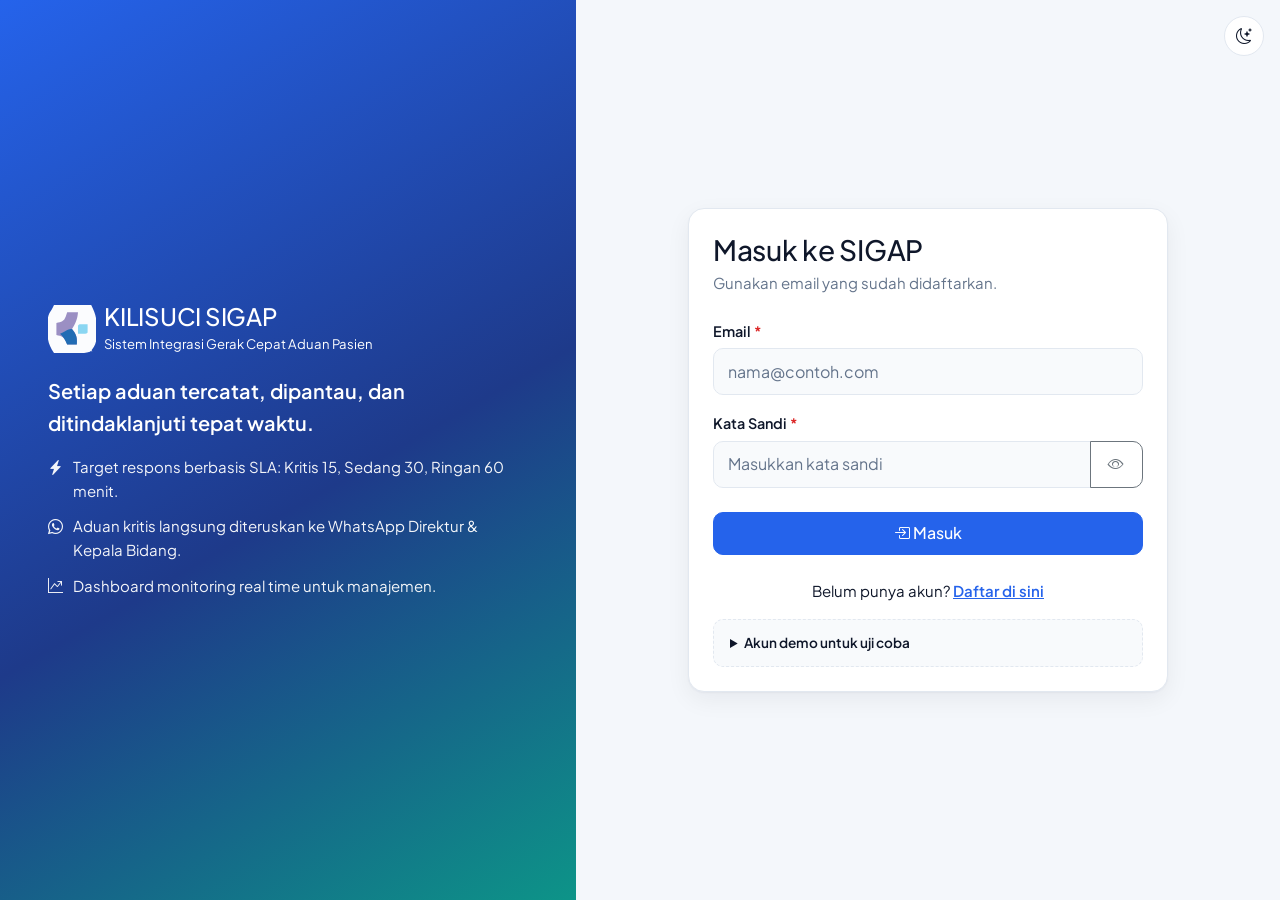
<file: login.html>
<!DOCTYPE html>
<html lang="id" data-bs-theme="light">

<head>
  <meta charset="UTF-8">
  <meta name="viewport" content="width=device-width, initial-scale=1">
  <meta name="description" content="Masuk ke SIGAP - Sistem Integrasi Gerak Cepat Aduan Pasien RSUD Kilisuci">
  <title>Masuk | SIGAP RSUD Kilisuci</title>
  <link rel="icon" href="assets/img/logo-sigap.svg" type="image/svg+xml">
  <link rel="preconnect" href="https://fonts.googleapis.com">
  <link rel="preconnect" href="https://fonts.gstatic.com" crossorigin>
  <link href="https://fonts.googleapis.com/css2?family=Plus+Jakarta+Sans:wght@400;500;600;700;800&display=swap" rel="stylesheet">
  <link href="https://cdn.jsdelivr.net/npm/bootstrap@5.3.3/dist/css/bootstrap.min.css" rel="stylesheet">
  <link href="https://cdn.jsdelivr.net/npm/bootstrap-icons@1.11.3/font/bootstrap-icons.min.css" rel="stylesheet">
  <link href="css/style.css" rel="stylesheet">
  <script src="js/tema-init.js"></script>
</head>

<body class="auth-page" data-page="login">
  <main class="auth-wrapper">
    <!-- Panel kiri: identitas aplikasi -->
    <section class="auth-brand" aria-labelledby="judulBrand">
      <div class="d-flex align-items-center gap-2">
        <img src="assets/img/logo-sigap.svg" alt="Logo SIGAP" width="48" height="48">
        <div>
          <h2 id="judulBrand" class="h4 mb-0">KILISUCI SIGAP</h2>
          <small>Sistem Integrasi Gerak Cepat Aduan Pasien</small>
        </div>
      </div>
      <div class="brand-points">
        <p class="fs-5 fw-semibold mb-3">Setiap aduan tercatat, dipantau, dan ditindaklanjuti tepat waktu.</p>
        <ul>
          <li><i class="bi bi-lightning-charge-fill"></i> Target respons berbasis SLA: Kritis 15, Sedang 30, Ringan 60 menit.</li>
          <li><i class="bi bi-whatsapp"></i> Aduan kritis langsung diteruskan ke WhatsApp Direktur &amp; Kepala Bidang.</li>
          <li><i class="bi bi-graph-up-arrow"></i> Dashboard monitoring real time untuk manajemen.</li>
        </ul>
      </div>
    </section>

    <!-- Panel kanan: formulir login -->
    <section class="auth-form-area">
      <button class="btn btn-icon btn-tema auth-theme" type="button" aria-label="Ganti tema"><i class="bi bi-moon-stars"></i></button>

      <article class="auth-card card-sg">
        <header class="mb-4">
          <h1 class="h3 mb-1">Masuk ke SIGAP</h1>
          <p class="text-muted-sg mb-0">Gunakan email yang sudah didaftarkan.</p>
        </header>

        <div id="alertLogin" class="alert alert-danger d-none" role="alert"></div>

        <form id="formLogin" novalidate>
          <div class="mb-3">
            <label for="loginEmail" class="form-label">Email <span class="wajib">*</span></label>
            <input type="email" class="form-control" id="loginEmail" placeholder="nama@contoh.com" autocomplete="email">
            <div class="invalid-feedback" id="loginEmail-error"></div>
          </div>
          <div class="mb-3">
            <label for="loginPassword" class="form-label">Kata Sandi <span class="wajib">*</span></label>
            <div class="input-group has-validation">
              <input type="password" class="form-control" id="loginPassword" placeholder="Masukkan kata sandi" autocomplete="current-password">
              <button class="btn btn-outline-secondary" type="button" id="btnLihatSandi" aria-label="Tampilkan kata sandi"><i class="bi bi-eye"></i></button>
              <div class="invalid-feedback" id="loginPassword-error"></div>
            </div>
          </div>
          <button type="submit" class="btn btn-primary w-100 mt-2"><i class="bi bi-box-arrow-in-right"></i> Masuk</button>
        </form>

        <p class="text-center mt-4 mb-0">Belum punya akun? <a href="daftar.html" class="fw-semibold">Daftar di sini</a></p>

        <details class="demo-akun">
          <summary>Akun demo untuk uji coba</summary>
          <ul>
            <li><strong>Admin</strong>: admin@sigap.test / admin123</li>
            <li><strong>Kepala</strong>: direktur@sigap.test / kepala123</li>
            <li><strong>Petugas</strong>: petugas@sigap.test / petugas123</li>
            <li><strong>User</strong>: user@sigap.test / user123</li>
          </ul>
        </details>
      </article>
    </section>
  </main>

  <script src="https://cdn.jsdelivr.net/npm/bootstrap@5.3.3/dist/js/bootstrap.bundle.min.js"></script>
  <script src="js/config.js"></script>
  <script src="js/db.js"></script>
  <script src="js/main.js"></script>
  <script src="js/auth.js"></script>
</body>

</html>
</file>
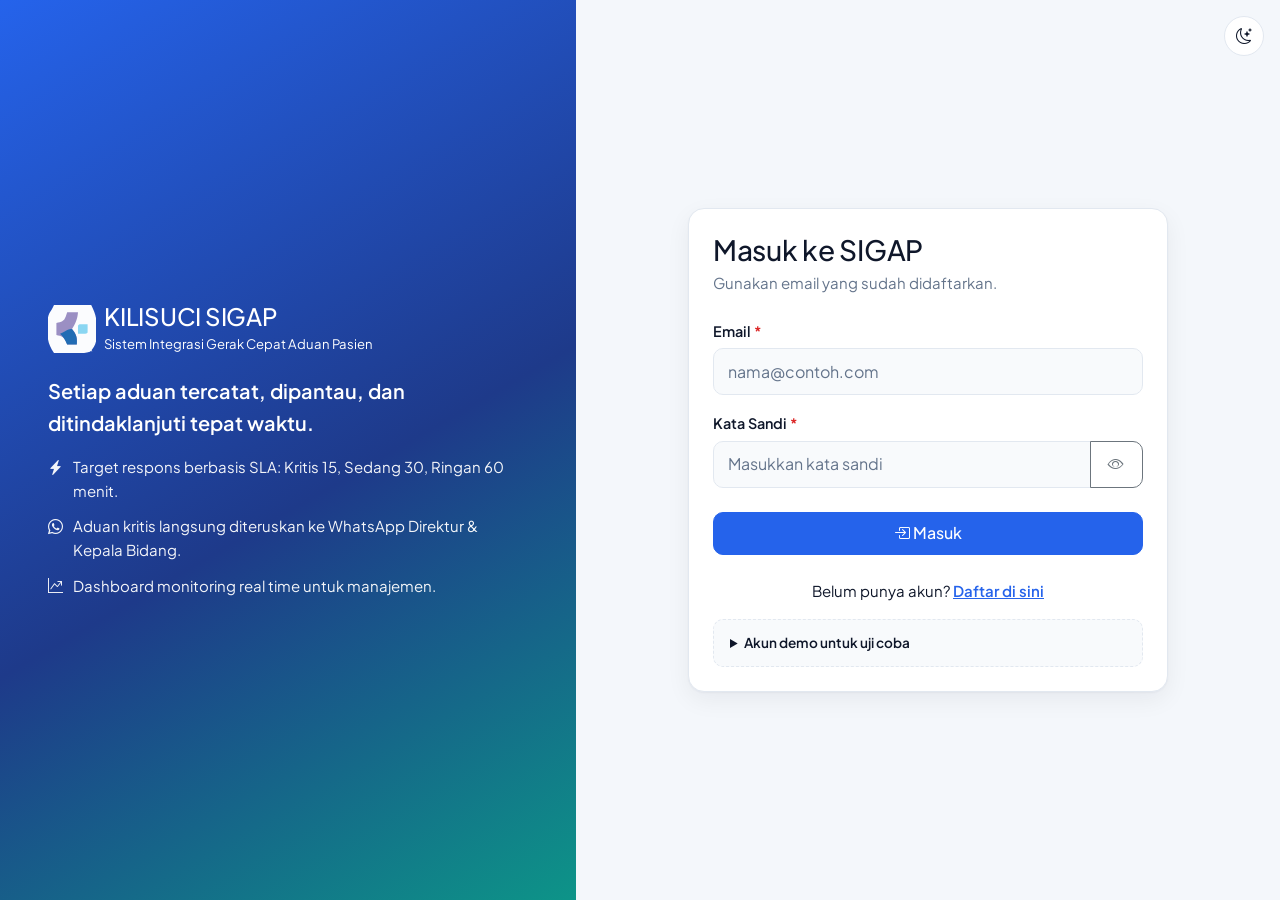
<file: profil.html>
<!DOCTYPE html>
<html lang="id" data-bs-theme="light">

<head>
  <meta charset="UTF-8">
  <meta name="viewport" content="width=device-width, initial-scale=1">
  <meta name="description" content="Profil petugas dan pengaturan akun SIGAP RSUD Kilisuci">
  <title>Profil | SIGAP RSUD Kilisuci</title>
  <link rel="icon" href="assets/img/logo-sigap.svg" type="image/svg+xml">
  <link rel="preconnect" href="https://fonts.googleapis.com">
  <link rel="preconnect" href="https://fonts.gstatic.com" crossorigin>
  <link href="https://fonts.googleapis.com/css2?family=Plus+Jakarta+Sans:wght@400;500;600;700;800&display=swap" rel="stylesheet">
  <link href="https://cdn.jsdelivr.net/npm/bootstrap@5.3.3/dist/css/bootstrap.min.css" rel="stylesheet">
  <link href="https://cdn.jsdelivr.net/npm/bootstrap-icons@1.11.3/font/bootstrap-icons.min.css" rel="stylesheet">
  <link href="css/style.css" rel="stylesheet">
  <script src="js/tema-init.js"></script>
</head>

<body data-page="profil">
  <header class="app-header sticky-top">
    <nav class="navbar navbar-expand-lg app-navbar" aria-label="Navigasi utama">
      <div class="container">
        <a class="navbar-brand d-flex align-items-center gap-2" href="index.html">
          <img src="assets/img/logo-sigap.svg" alt="Logo SIGAP" width="36" height="36">
          <span class="brand-text"><strong>SIGAP</strong><small>RSUD Kilisuci</small></span>
        </a>
        <div class="d-flex align-items-center gap-2 order-lg-last">
          <button class="btn btn-icon btn-tema" type="button" aria-label="Ganti tema"><i class="bi bi-moon-stars"></i></button>
          <button class="navbar-toggler" type="button" data-bs-toggle="collapse" data-bs-target="#menuUtama" aria-controls="menuUtama" aria-expanded="false" aria-label="Buka menu">
            <span class="navbar-toggler-icon"></span>
          </button>
        </div>
        <div class="collapse navbar-collapse" id="menuUtama">
          <ul class="navbar-nav mx-lg-auto gap-lg-1">
            <li class="nav-item"><a class="nav-link" href="index.html" data-nav="home"><i class="bi bi-house-door"></i> Home</a></li>
            <li class="nav-item"><a class="nav-link" href="aduan.html" data-nav="aduan"><i class="bi bi-pencil-square"></i> Buat Aduan</a></li>
            <li class="nav-item"><a class="nav-link" href="data.html" data-nav="data"><i class="bi bi-clipboard-data"></i> Data &amp; Tindak Lanjut</a></li>
            <li class="nav-item"><a class="nav-link" href="profil.html" data-nav="profil"><i class="bi bi-person-circle"></i> Profil</a></li>
          </ul>
          <div class="nav-user d-flex align-items-center gap-2 me-lg-2">
            <a href="profil.html" class="user-chip">
              <span class="avatar" id="navAvatar"></span>
              <span class="user-text"><span id="navNama" class="d-block fw-semibold small"></span><small id="navRole"></small></span>
            </a>
            <button id="btnLogout" class="btn btn-outline-danger btn-sm" type="button"><i class="bi bi-box-arrow-right"></i> Keluar</button>
          </div>
        </div>
      </div>
    </nav>
  </header>

  <main class="container">
    <section class="page-head">
      <h1>Profil Petugas</h1>
      <p>Informasi akun, unit kerja, dan jabatan Anda. Jabatan menentukan role dan hak akses aplikasi.</p>
    </section>

    <div class="row g-4">
      <!-- ===== Kartu profil ===== -->
      <aside class="col-lg-4" aria-labelledby="profilNama">
        <article class="card-sg">
          <div class="profil-cover"></div>
          <div class="profil-head">
            <span class="avatar avatar-xl" id="profilAvatar"></span>
            <h2 class="h5 mb-0 mt-2" id="profilNama"></h2>
            <span class="text-muted-sg small" id="profilJabatan"></span>
            <span class="badge-sg badge-role mt-1" id="profilRole"></span>
          </div>
          <ul class="info-list">
            <li><i class="bi bi-hospital"></i><span><small class="d-block text-muted-sg">Lokasi Unit Kerja</small><span id="profilUnit"></span></span></li>
            <li><i class="bi bi-envelope"></i><span><small class="d-block text-muted-sg">Email</small><span id="profilEmail"></span></span></li>
            <li><i class="bi bi-whatsapp"></i><span><small class="d-block text-muted-sg">Nomor Telepon / WA</small><span id="profilTelp"></span></span></li>
            <li><i class="bi bi-calendar-check"></i><span><small class="d-block text-muted-sg">Terdaftar sejak</small><span id="profilDibuat"></span></span></li>
          </ul>
        </article>
      </aside>

      <!-- ===== Form edit profil ===== -->
      <section class="col-lg-8" aria-labelledby="judulEdit">
        <div class="card-sg">
          <h2 id="judulEdit" class="section-title">Edit Profil</h2>
          <p class="section-sub">Perbarui data diri dan foto profil. Role hanya dapat diubah oleh Admin.</p>
          <form id="formProfil" novalidate>
            <div class="row g-3">
              <div class="col-12 d-flex align-items-center gap-3 flex-wrap">
                <span class="avatar avatar-xl" id="previewAvatar"></span>
                <div class="flex-grow-1">
                  <label for="fotoProfil" class="form-label">Foto Profil <span class="form-hint">(JPG/PNG/WEBP, maks. 2MB)</span></label>
                  <input type="file" class="form-control" id="fotoProfil" accept="image/jpeg,image/png,image/webp">
                  <div class="invalid-feedback" id="fotoProfil-error"></div>
                  <button type="button" class="btn btn-link btn-sm text-danger px-0" id="btnHapusFoto"><i class="bi bi-trash"></i> Hapus foto</button>
                </div>
              </div>
              <div class="col-12">
                <label for="editNama" class="form-label">Nama Petugas <span class="wajib">*</span></label>
                <input type="text" class="form-control" id="editNama">
                <div class="invalid-feedback" id="editNama-error"></div>
              </div>
              <div class="col-md-6">
                <label for="editUnit" class="form-label">Lokasi Unit Kerja <span class="wajib">*</span></label>
                <select class="form-select" id="editUnit"></select>
                <div class="invalid-feedback" id="editUnit-error"></div>
              </div>
              <div class="col-md-6">
                <label for="editJabatan" class="form-label">Jabatan <span class="wajib">*</span></label>
                <select class="form-select" id="editJabatan"></select>
                <div class="invalid-feedback" id="editJabatan-error"></div>
              </div>
              <div class="col-md-6">
                <label for="editTelp" class="form-label">Nomor Telepon (WhatsApp) <span class="wajib">*</span></label>
                <input type="tel" class="form-control" id="editTelp">
                <div class="invalid-feedback" id="editTelp-error"></div>
              </div>
              <div class="col-md-6">
                <label for="editEmail" class="form-label">Email <span class="wajib">*</span></label>
                <input type="email" class="form-control" id="editEmail">
                <div class="invalid-feedback" id="editEmail-error"></div>
              </div>
            </div>
            <div class="form-actions">
              <button type="button" class="btn btn-outline-secondary" id="btnBatalEdit">Batal</button>
              <button type="submit" class="btn btn-primary"><i class="bi bi-save"></i> Simpan Perubahan</button>
            </div>
          </form>
        </div>
      </section>
    </div>

    <!-- ===== Kelola akun & role (hanya Admin) ===== -->
    <section class="card-sg mt-4" id="panelAdmin" data-role="Admin" aria-labelledby="judulKelola">
      <div class="d-flex justify-content-between align-items-start flex-wrap gap-2">
        <div>
          <h2 id="judulKelola" class="section-title"><i class="bi bi-shield-lock"></i> Kelola Akun &amp; Role</h2>
          <p class="section-sub">Tetapkan role setiap akun. Saran role dihitung otomatis dari jabatan.</p>
        </div>
        <button class="btn btn-sm btn-outline-danger" type="button" id="btnResetDemo"><i class="bi bi-arrow-counterclockwise"></i> Reset data demo</button>
      </div>
      <table class="table table-sg table-stack">
        <thead>
          <tr>
            <th scope="col">Nama &amp; Email</th>
            <th scope="col">Unit Kerja</th>
            <th scope="col">Jabatan</th>
            <th scope="col">Saran</th>
            <th scope="col">Role</th>
            <th scope="col">Aksi</th>
          </tr>
        </thead>
        <tbody id="tabelAkun"></tbody>
      </table>
    </section>

    <!-- ===== Matriks hak akses (informasi untuk semua role) ===== -->
    <section class="card-sg mt-4" aria-labelledby="judulAkses">
      <h2 id="judulAkses" class="section-title">Hak Akses per Role</h2>
      <p class="section-sub">Role Anda saat ini: <strong id="roleSaatIni"></strong></p>
      <table class="table table-sg table-stack">
        <thead>
          <tr>
            <th scope="col">Fitur</th>
            <th scope="col">Admin</th>
            <th scope="col">Kepala</th>
            <th scope="col">Petugas</th>
            <th scope="col">User</th>
          </tr>
        </thead>
        <tbody>
          <tr><td data-label="Fitur">Melihat Home &amp; laporan</td><td data-label="Admin">Ya</td><td data-label="Kepala">Ya</td><td data-label="Petugas">Ya</td><td data-label="User">Ya</td></tr>
          <tr><td data-label="Fitur">Mengisi formulir aduan</td><td data-label="Admin">Ya</td><td data-label="Kepala">Ya</td><td data-label="Petugas">Ya</td><td data-label="User">Ya</td></tr>
          <tr><td data-label="Fitur">Merespon &amp; menyelesaikan aduan</td><td data-label="Admin">Ya</td><td data-label="Kepala">Ya</td><td data-label="Petugas">Ya</td><td data-label="User">Tidak</td></tr>
          <tr><td data-label="Fitur">Menerima WA aduan Kritis</td><td data-label="Admin">Sesuai jabatan</td><td data-label="Kepala">Ya (Direktur/Kabid)</td><td data-label="Petugas">Tidak</td><td data-label="User">Tidak</td></tr>
          <tr><td data-label="Fitur">Menghapus aduan &amp; mengatur role</td><td data-label="Admin">Ya</td><td data-label="Kepala">Tidak</td><td data-label="Petugas">Tidak</td><td data-label="User">Tidak</td></tr>
        </tbody>
      </table>
    </section>
  </main>

  <footer class="app-footer">
    <div class="container footer-inner">
      <span>&copy; <span class="tahun-ini">2026</span> Tim Humas &amp; Pengaduan Masyarakat RSUD Kilisuci</span>
      <span>SIGAP · Sistem Integrasi Gerak Cepat Aduan Pasien</span>
    </div>
  </footer>

  <script src="https://cdn.jsdelivr.net/npm/bootstrap@5.3.3/dist/js/bootstrap.bundle.min.js"></script>
  <script src="js/config.js"></script>
  <script src="js/db.js"></script>
  <script src="js/main.js"></script>
  <script src="js/profil.js"></script>
</body>

</html>
</file>
<file: css/style.css>
/* =========================================================
   SIGAP RSUD Kilisuci - style.css (CSS eksternal)
   Isi: variabel warna (tema terang & gelap), tipografi,
   box model, komponen, Flexbox, dan media query buatan sendiri.
   ========================================================= */

/* ---------- 1. Variabel warna & ukuran (tema terang) ---------- */
:root {
  --sg-primary: #2563eb;
  --sg-primary-dark: #1d4ed8;
  --sg-primary-soft: #e8efff;
  --sg-teal: #0d9488;
  --sg-bg: #f4f7fb;
  --sg-surface: #ffffff;
  --sg-surface-2: #f8fafc;
  --sg-border: #e2e8f0;
  --sg-text: #0f172a;
  --sg-muted: #64748b;
  --sg-merah: #dc2626;
  --sg-merah-soft: #fee2e2;
  --sg-kuning: #d97706;
  --sg-kuning-soft: #fef3c7;
  --sg-hijau: #16a34a;
  --sg-hijau-soft: #dcfce7;
  --sg-radius: 16px;
  --sg-radius-sm: 10px;
  --sg-shadow: 0 1px 2px rgba(15, 23, 42, .04), 0 8px 24px rgba(15, 23, 42, .06);
  --sg-font: "Plus Jakarta Sans", system-ui, -apple-system, "Segoe UI", Roboto, Arial, sans-serif;
}

/* ---------- 2. Variabel tema gelap (diaktifkan lewat JavaScript) ---------- */
[data-bs-theme="dark"] {
  --sg-primary: #3b82f6;
  --sg-primary-dark: #2563eb;
  --sg-primary-soft: #1b2a4a;
  --sg-bg: #0b1220;
  --sg-surface: #111a2e;
  --sg-surface-2: #16213a;
  --sg-border: #26334f;
  --sg-text: #e6eaf2;
  --sg-muted: #9aa8bf;
  --sg-merah-soft: #3a141b;
  --sg-kuning-soft: #382a0c;
  --sg-hijau-soft: #0f2e1d;
  --sg-shadow: 0 1px 2px rgba(0, 0, 0, .3), 0 8px 24px rgba(0, 0, 0, .25);
}

/* ---------- 3. Dasar: selector elemen, tipografi, box model ---------- */
*,
*::before,
*::after {
  box-sizing: border-box;
}

html {
  scroll-behavior: smooth;
}

body {
  margin: 0;
  font-family: var(--sg-font);
  font-size: 15px;
  line-height: 1.6;
  background-color: var(--sg-bg);
  color: var(--sg-text);
  overflow-x: hidden;
  /* mencegah gulir horizontal */
  transition: background-color .25s ease, color .25s ease;
}

h1, h2, h3, h4, h5 {
  font-weight: 700;
  letter-spacing: -.01em;
  color: var(--sg-text);
}

img {
  max-width: 100%;
  height: auto;
}

a {
  color: var(--sg-primary);
}

.text-muted-sg {
  color: var(--sg-muted) !important;
}

.wajib {
  color: var(--sg-merah);
}

/* Menimpa variabel Bootstrap agar komponen ikut tema SIGAP */
[data-bs-theme] body {
  --bs-body-bg: var(--sg-bg);
  --bs-body-color: var(--sg-text);
  --bs-border-color: var(--sg-border);
  --bs-secondary-color: var(--sg-muted);
}

.btn-primary {
  --bs-btn-bg: var(--sg-primary);
  --bs-btn-border-color: var(--sg-primary);
  --bs-btn-hover-bg: var(--sg-primary-dark);
  --bs-btn-hover-border-color: var(--sg-primary-dark);
  --bs-btn-active-bg: var(--sg-primary-dark);
  font-weight: 600;
}

.btn {
  border-radius: var(--sg-radius-sm);
  padding: .55rem 1.1rem;
  font-weight: 500;
}

.btn-sm {
  padding: .35rem .7rem;
  border-radius: 8px;
}

.btn-icon {
  width: 40px;
  height: 40px;
  padding: 0;
  display: inline-flex;
  align-items: center;
  justify-content: center;
  border-radius: 50%;
  border: 1px solid var(--sg-border);
  background: var(--sg-surface);
  color: var(--sg-text);
}

.btn-icon:hover {
  background: var(--sg-primary-soft);
  color: var(--sg-primary);
}

/* ---------- 4. Navbar ---------- */
.app-header {
  background: color-mix(in srgb, var(--sg-surface) 88%, transparent);
  backdrop-filter: blur(10px);
  border-bottom: 1px solid var(--sg-border);
}

.app-navbar {
  padding: .6rem 0;
}

.brand-text {
  display: flex;
  flex-direction: column;
  line-height: 1.1;
  color: var(--sg-text);
}

.brand-text strong {
  font-size: 1.1rem;
  letter-spacing: .04em;
}

.brand-text small {
  font-size: .72rem;
  color: var(--sg-muted);
}

.app-navbar .nav-link {
  color: var(--sg-muted);
  font-weight: 500;
  border-radius: 999px;
  padding: .45rem .9rem !important;
  display: flex;
  align-items: center;
  gap: .45rem;
}

.app-navbar .nav-link:hover {
  color: var(--sg-primary);
}

.app-navbar .nav-link.active {
  color: var(--sg-primary);
  background: var(--sg-primary-soft);
  font-weight: 600;
}

.user-chip {
  display: flex;
  align-items: center;
  gap: .55rem;
  text-decoration: none;
  color: var(--sg-text);
  min-width: 0;
}

.user-chip small {
  color: var(--sg-muted);
  font-size: .75rem;
}

.avatar {
  width: 38px;
  height: 38px;
  border-radius: 50%;
  flex-shrink: 0;
  display: inline-flex;
  align-items: center;
  justify-content: center;
  background: linear-gradient(135deg, var(--sg-primary), var(--sg-teal));
  color: #fff;
  font-weight: 700;
  font-size: .9rem;
  overflow: hidden;
}

.avatar img {
  width: 100%;
  height: 100%;
  object-fit: cover;
}

.avatar-xl {
  width: 112px;
  height: 112px;
  font-size: 2.2rem;
  border: 4px solid var(--sg-surface);
  box-shadow: var(--sg-shadow);
}

/* ---------- 5. Kartu & bagian halaman ---------- */
.card-sg {
  background: var(--sg-surface);
  border: 1px solid var(--sg-border);
  border-radius: var(--sg-radius);
  box-shadow: var(--sg-shadow);
  padding: 1.5rem;
}

.page-head {
  padding: 1.75rem 0 1.25rem;
}

.page-head h1 {
  font-size: 1.6rem;
  margin-bottom: .25rem;
}

.page-head p {
  color: var(--sg-muted);
  margin: 0;
}

.section-title {
  font-size: 1.15rem;
  margin-bottom: .2rem;
}

.section-sub {
  color: var(--sg-muted);
  font-size: .9rem;
  margin-bottom: 1rem;
}

.card.content-card {
  background: var(--sg-surface);
  border: 1px solid var(--sg-border);
  border-radius: var(--sg-radius);
  overflow: hidden;
  transition: transform .2s ease, box-shadow .2s ease;
}

.card.content-card:hover {
  transform: translateY(-4px);
  box-shadow: var(--sg-shadow);
}

.content-card .card-img-top {
  background: var(--sg-primary-soft);
  aspect-ratio: 16 / 9;
  object-fit: contain;
  padding: 1rem;
}

/* ---------- 6. Hero halaman Home (Flexbox) ---------- */
.hero {
  display: flex;
  align-items: stretch;
  gap: 1.5rem;
  background: linear-gradient(135deg, var(--sg-primary) 0%, var(--sg-teal) 100%);
  color: #fff;
  border-radius: calc(var(--sg-radius) + 4px);
  padding: 1.75rem;
  margin-top: 1.5rem;
  overflow: hidden;
}

.hero-text {
  flex: 1 1 55%;
  display: flex;
  flex-direction: column;
  justify-content: center;
  gap: .75rem;
}

.hero-text h1 {
  color: #fff;
  font-size: 1.9rem;
  margin: 0;
}

.hero-text p {
  margin: 0;
  opacity: .92;
}

.hero-figure {
  flex: 1 1 45%;
  margin: 0;
  position: relative;
  border-radius: var(--sg-radius);
  overflow: hidden;
  min-height: 220px;
  background: rgba(255, 255, 255, .15);
}

.hero-figure img {
  width: 100%;
  height: 100%;
  object-fit: cover;
  display: block;
}

.hero-figure figcaption {
  position: absolute;
  left: .75rem;
  bottom: .75rem;
  background: rgba(15, 23, 42, .65);
  color: #fff;
  font-size: .78rem;
  padding: .25rem .65rem;
  border-radius: 999px;
}

.hero-figure.img-missing img {
  display: none;
}

.hero-figure.img-missing::before {
  content: "Letakkan foto gedung di assets/img/gedung-kilisuci.jpg";
  position: absolute;
  inset: 0;
  display: flex;
  align-items: center;
  justify-content: center;
  text-align: center;
  padding: 1rem;
  font-size: .9rem;
}

.live-pill {
  display: inline-flex;
  align-items: center;
  gap: .5rem;
  background: rgba(255, 255, 255, .18);
  padding: .3rem .8rem;
  border-radius: 999px;
  font-size: .82rem;
  width: fit-content;
}

.live-dot {
  width: 9px;
  height: 9px;
  border-radius: 50%;
  background: #4ade80;
  animation: denyut 1.6s infinite;
}

@keyframes denyut {
  0% { box-shadow: 0 0 0 0 rgba(74, 222, 128, .7); }
  70% { box-shadow: 0 0 0 9px rgba(74, 222, 128, 0); }
  100% { box-shadow: 0 0 0 0 rgba(74, 222, 128, 0); }
}

.hero-actions {
  display: flex;
  flex-wrap: wrap;
  gap: .6rem;
  margin-top: .5rem;
}

.btn-light-sg {
  background: #fff;
  color: var(--sg-primary-dark);
  font-weight: 600;
  border: 0;
}

.btn-outline-light {
  border-color: rgba(255, 255, 255, .7);
}

/* ---------- 7. Kartu statistik (Flexbox) ---------- */
.stat-card {
  display: flex;
  align-items: center;
  gap: .9rem;
  height: 100%;
  padding: 1.1rem 1.2rem;
}

.stat-icon {
  width: 46px;
  height: 46px;
  border-radius: 12px;
  display: flex;
  align-items: center;
  justify-content: center;
  font-size: 1.25rem;
  flex-shrink: 0;
  background: var(--sg-primary-soft);
  color: var(--sg-primary);
}

.stat-icon.merah { background: var(--sg-merah-soft); color: var(--sg-merah); }
.stat-icon.kuning { background: var(--sg-kuning-soft); color: var(--sg-kuning); }
.stat-icon.hijau { background: var(--sg-hijau-soft); color: var(--sg-hijau); }

.stat-value {
  font-size: 1.55rem;
  font-weight: 800;
  line-height: 1.1;
}

.stat-label {
  font-size: .8rem;
  color: var(--sg-muted);
}

/* ---------- 8. Grafik batang sederhana (Flexbox) ---------- */
.bar-list {
  display: flex;
  flex-direction: column;
  gap: .7rem;
  list-style: none;
  padding: 0;
  margin: 0;
}

.bar-row {
  display: flex;
  align-items: center;
  gap: .75rem;
}

.bar-label {
  flex: 0 0 38%;
  font-size: .85rem;
  overflow: hidden;
  text-overflow: ellipsis;
  white-space: nowrap;
}

.bar-track {
  flex: 1;
  height: 10px;
  background: var(--sg-surface-2);
  border: 1px solid var(--sg-border);
  border-radius: 999px;
  overflow: hidden;
}

.bar-fill {
  height: 100%;
  border-radius: 999px;
  background: linear-gradient(90deg, var(--sg-primary), var(--sg-teal));
  transition: width .6s ease;
}

.bar-fill.merah { background: var(--sg-merah); }
.bar-fill.kuning { background: var(--sg-kuning); }
.bar-fill.hijau { background: var(--sg-hijau); }

.bar-value {
  flex: 0 0 auto;
  min-width: 2.5rem;
  text-align: right;
  font-weight: 700;
  font-size: .85rem;
}

/* ---------- 9. Daftar aduan aktif + hitung mundur ---------- */
.aktif-list {
  list-style: none;
  padding: 0;
  margin: 0;
  display: flex;
  flex-direction: column;
  gap: .6rem;
}

.aktif-item {
  display: flex;
  align-items: center;
  justify-content: space-between;
  gap: .75rem;
  padding: .75rem .9rem;
  border: 1px solid var(--sg-border);
  border-left-width: 4px;
  border-radius: var(--sg-radius-sm);
  background: var(--sg-surface-2);
}

.aktif-item.Kritis { border-left-color: var(--sg-merah); }
.aktif-item.Sedang { border-left-color: var(--sg-kuning); }
.aktif-item.Ringan { border-left-color: var(--sg-hijau); }

.aktif-info {
  min-width: 0;
}

.aktif-info strong {
  display: block;
  font-size: .9rem;
}

.aktif-info small {
  color: var(--sg-muted);
  display: block;
  overflow: hidden;
  text-overflow: ellipsis;
  white-space: nowrap;
}

.countdown {
  font-variant-numeric: tabular-nums;
  font-weight: 700;
  font-size: .85rem;
  padding: .25rem .6rem;
  border-radius: 999px;
  white-space: nowrap;
  background: var(--sg-hijau-soft);
  color: var(--sg-hijau);
}

.countdown.kritis { background: var(--sg-kuning-soft); color: var(--sg-kuning); }
.countdown.lewat { background: var(--sg-merah-soft); color: var(--sg-merah); }

.empty-state {
  text-align: center;
  color: var(--sg-muted);
  padding: 1.5rem .5rem;
}

.empty-state i {
  font-size: 2rem;
  display: block;
  margin-bottom: .35rem;
}

/* ---------- 10. Badge prioritas & status ---------- */
.badge-sg {
  display: inline-flex;
  align-items: center;
  gap: .3rem;
  padding: .28rem .65rem;
  border-radius: 999px;
  font-size: .75rem;
  font-weight: 600;
  white-space: nowrap;
}

.dot {
  width: .5rem;
  height: .5rem;
  border-radius: 50%;
  background: currentColor;
  display: inline-block;
}

.badge-Kritis { background: var(--sg-merah-soft); color: var(--sg-merah); }
.badge-Sedang { background: var(--sg-kuning-soft); color: var(--sg-kuning); }
.badge-Ringan { background: var(--sg-hijau-soft); color: var(--sg-hijau); }
.badge-menunggu { background: var(--sg-kuning-soft); color: var(--sg-kuning); }
.badge-direspon { background: var(--sg-primary-soft); color: var(--sg-primary); }
.badge-selesai { background: var(--sg-hijau-soft); color: var(--sg-hijau); }
.badge-tepat { background: var(--sg-hijau-soft); color: var(--sg-hijau); }
.badge-terlambat { background: var(--sg-merah-soft); color: var(--sg-merah); }
.badge-role { background: var(--sg-primary-soft); color: var(--sg-primary); }

/* ---------- 11. Formulir ---------- */
.form-label,
legend.form-label {
  font-weight: 600;
  font-size: .9rem;
  margin-bottom: .35rem;
}

.form-control,
.form-select {
  border-radius: var(--sg-radius-sm);
  border-color: var(--sg-border);
  background-color: var(--sg-surface-2);
  padding: .65rem .85rem;
  color: var(--sg-text);
}

.form-control:focus,
.form-select:focus {
  border-color: var(--sg-primary);
  box-shadow: 0 0 0 .2rem color-mix(in srgb, var(--sg-primary) 22%, transparent);
  background-color: var(--sg-surface);
}

.form-control::file-selector-button {
  background: var(--sg-primary-soft);
  color: var(--sg-primary);
  font-weight: 600;
  border: 0;
  border-radius: 999px;
  margin-right: .8rem;
  padding: .35rem 1rem;
}

.form-hint {
  font-size: .8rem;
  color: var(--sg-muted);
  font-weight: 400;
}

.form-divider {
  border: 0;
  border-top: 1px solid var(--sg-border);
  margin: 1rem 0 1.5rem;
  opacity: 1;
}

.form-actions {
  display: flex;
  justify-content: flex-end;
  flex-wrap: wrap;
  gap: .75rem;
  background: var(--sg-surface-2);
  border-radius: var(--sg-radius-sm);
  padding: 1rem;
  margin-top: 1.5rem;
}

/* Kartu pilihan prioritas (radio) - Flexbox */
.prioritas-group {
  display: flex;
  gap: .6rem;
}

.prioritas-item {
  flex: 1 1 0;
  min-width: 0;
}

.prioritas-card {
  display: flex;
  flex-direction: column;
  align-items: center;
  gap: .15rem;
  text-align: center;
  padding: .7rem .4rem;
  border: 1.5px solid var(--sg-border);
  border-radius: 12px;
  cursor: pointer;
  background: var(--sg-surface);
  transition: all .15s ease;
  height: 100%;
}

.prioritas-card .radio-dot {
  width: 16px;
  height: 16px;
  border-radius: 50%;
  border: 2px solid var(--sg-muted);
  margin-bottom: .2rem;
}

.prioritas-card strong { font-size: .85rem; }
.prioritas-card small { font-size: .74rem; font-weight: 600; }
.prioritas-card.kritis { color: var(--sg-merah); }
.prioritas-card.sedang { color: var(--sg-kuning); }
.prioritas-card.ringan { color: var(--sg-hijau); }

.btn-check:checked + .prioritas-card {
  border-color: currentColor;
  box-shadow: 0 0 0 3px color-mix(in srgb, currentColor 18%, transparent);
}

.btn-check:checked + .prioritas-card.kritis { background: var(--sg-merah-soft); }
.btn-check:checked + .prioritas-card.sedang { background: var(--sg-kuning-soft); }
.btn-check:checked + .prioritas-card.ringan { background: var(--sg-hijau-soft); }

.btn-check:checked + .prioritas-card .radio-dot {
  border-color: currentColor;
  background: radial-gradient(currentColor 45%, transparent 50%);
}

.btn-check:focus-visible + .prioritas-card {
  outline: 2px solid var(--sg-primary);
  outline-offset: 2px;
}

.preview-foto {
  max-height: 180px;
  border-radius: var(--sg-radius-sm);
  border: 1px solid var(--sg-border);
  margin-top: .75rem;
}

.char-counter {
  font-size: .78rem;
  color: var(--sg-muted);
  text-align: right;
}

/* Ringkasan data valid */
.ringkasan {
  border: 1px solid color-mix(in srgb, var(--sg-hijau) 40%, transparent);
  background: var(--sg-hijau-soft);
}

.ringkasan dl,
.detail-list {
  display: grid;
  grid-template-columns: minmax(120px, 34%) 1fr;
  gap: .4rem 1rem;
  margin: 0;
}

.ringkasan dt,
.detail-list dt {
  font-weight: 600;
  color: var(--sg-muted);
  font-size: .85rem;
}

.ringkasan dd,
.detail-list dd {
  margin: 0;
  overflow-wrap: anywhere;
}

/* ---------- 12. Tabel ---------- */
.table-sg {
  --bs-table-bg: transparent;
  --bs-table-color: var(--sg-text);
  margin: 0;
  font-size: .88rem;
}

.table-sg thead th {
  background: var(--sg-surface-2);
  color: var(--sg-muted);
  font-size: .75rem;
  text-transform: uppercase;
  letter-spacing: .04em;
  border-bottom: 1px solid var(--sg-border);
  white-space: nowrap;
}

.table-sg td {
  vertical-align: middle;
  border-color: var(--sg-border);
  overflow-wrap: break-word;
}

.table-sg td strong {
  white-space: nowrap;
}

.table-sg tbody tr:hover {
  background: var(--sg-surface-2);
}

.cell-sub {
  display: block;
  font-size: .78rem;
  color: var(--sg-muted);
}

.aksi-group {
  display: flex;
  flex-wrap: wrap;
  gap: .35rem;
}

.aksi-group .btn {
  white-space: nowrap;
}

/* Filter bar data */
.filter-bar {
  display: flex;
  flex-wrap: wrap;
  gap: .75rem;
  align-items: flex-end;
}

.filter-bar .filter-search {
  flex: 1 1 260px;
}

.filter-bar .filter-select {
  flex: 0 1 190px;
}

.chip-row {
  display: flex;
  flex-wrap: wrap;
  gap: .5rem;
}

.chip {
  border: 1px solid var(--sg-border);
  background: var(--sg-surface);
  border-radius: 999px;
  padding: .35rem .9rem;
  font-size: .82rem;
  font-weight: 600;
  color: var(--sg-muted);
}

.chip.active {
  background: var(--sg-primary);
  color: #fff;
  border-color: var(--sg-primary);
}

/* Timeline detail aduan */
.timeline {
  list-style: none;
  padding: 0;
  margin: 0;
  border-left: 2px solid var(--sg-border);
}

.timeline li {
  position: relative;
  padding: 0 0 .9rem 1.1rem;
}

.timeline li::before {
  content: "";
  position: absolute;
  left: -7px;
  top: 5px;
  width: 12px;
  height: 12px;
  border-radius: 50%;
  background: var(--sg-primary);
  border: 2px solid var(--sg-surface);
}

/* ---------- 13. Accordion & modal mengikuti tema ---------- */
.accordion {
  --bs-accordion-bg: var(--sg-surface);
  --bs-accordion-border-color: var(--sg-border);
  --bs-accordion-active-bg: var(--sg-primary-soft);
  --bs-accordion-active-color: var(--sg-primary);
  --bs-accordion-border-radius: var(--sg-radius);
  --bs-accordion-inner-border-radius: var(--sg-radius);
}

.accordion-button {
  font-weight: 600;
}

.modal-content {
  background: var(--sg-surface);
  border-radius: var(--sg-radius);
  border: 1px solid var(--sg-border);
}

/* ---------- 14. Halaman login & daftar ---------- */
.auth-page {
  min-height: 100vh;
}

.auth-wrapper {
  display: flex;
  min-height: 100vh;
}

.auth-brand {
  flex: 1 1 45%;
  background: linear-gradient(150deg, var(--sg-primary) 0%, #1e3a8a 55%, var(--sg-teal) 100%);
  color: #fff;
  padding: 3rem;
  display: flex;
  flex-direction: column;
  justify-content: center;
  gap: 1.25rem;
}

.auth-brand h1,
.auth-brand h2 {
  color: #fff;
}

.auth-brand ul {
  list-style: none;
  padding: 0;
  margin: 0;
  display: flex;
  flex-direction: column;
  gap: .7rem;
}

.auth-brand li {
  display: flex;
  gap: .6rem;
  align-items: flex-start;
  opacity: .95;
}

.auth-form-area {
  flex: 1 1 55%;
  display: flex;
  align-items: center;
  justify-content: center;
  padding: 2rem 1rem;
  position: relative;
}

.auth-card {
  width: 100%;
  max-width: 480px;
}

.auth-card.wide {
  max-width: 620px;
}

.auth-theme {
  position: absolute;
  top: 1rem;
  right: 1rem;
}

.demo-akun {
  margin-top: 1rem;
  font-size: .85rem;
  background: var(--sg-surface-2);
  border: 1px dashed var(--sg-border);
  border-radius: var(--sg-radius-sm);
  padding: .75rem 1rem;
}

.demo-akun summary {
  cursor: pointer;
  font-weight: 600;
}

.demo-akun ul {
  margin: .5rem 0 0;
  padding-left: 1.1rem;
}

/* ---------- 15. Profil ---------- */
.profil-cover {
  height: 110px;
  border-radius: var(--sg-radius) var(--sg-radius) 0 0;
  background: linear-gradient(135deg, var(--sg-primary), var(--sg-teal));
  margin: -1.5rem -1.5rem 0;
}

.profil-head {
  display: flex;
  flex-direction: column;
  align-items: center;
  text-align: center;
  margin-top: -56px;
  gap: .3rem;
}

.info-list {
  list-style: none;
  padding: 0;
  margin: 1.25rem 0 0;
  display: flex;
  flex-direction: column;
  gap: .7rem;
}

.info-list li {
  display: flex;
  gap: .7rem;
  align-items: flex-start;
  font-size: .9rem;
  overflow-wrap: anywhere;
}

.info-list i {
  color: var(--sg-primary);
}

/* ---------- 16. Footer ---------- */
.app-footer {
  margin-top: 3rem;
  padding: 1.5rem 0;
  border-top: 1px solid var(--sg-border);
  color: var(--sg-muted);
  font-size: .85rem;
}

.footer-inner {
  display: flex;
  flex-wrap: wrap;
  justify-content: space-between;
  gap: .5rem;
}

/* =========================================================
   17. MEDIA QUERY BUATAN SENDIRI
   ========================================================= */

/* Tablet & desktop kecil (contoh: lebar 1024px) */
@media (min-width: 992px) and (max-width: 1199.98px) {
  .app-navbar .nav-link {
    padding: .45rem .65rem !important;
    font-size: .9rem;
  }

  .user-chip .user-text {
    display: none;
  }

  .hero-text h1 {
    font-size: 1.7rem;
  }
}

/* Tablet & laptop kecil: tombol aksi tabel cukup ikon saja */
@media (min-width: 768px) and (max-width: 1199.98px) {
  .teks-aksi {
    display: none;
  }

  .table-sg {
    font-size: .84rem;
  }
}

/* Navbar versi ponsel/tablet: menu dibuka di bawah */
@media (max-width: 991.98px) {
  .navbar-collapse {
    margin-top: .75rem;
    padding-top: .75rem;
    border-top: 1px solid var(--sg-border);
  }

  .nav-user {
    justify-content: space-between;
    margin-top: .75rem;
    padding-top: .75rem;
    border-top: 1px solid var(--sg-border);
  }
}

/* Tabel berubah menjadi kartu bertumpuk agar tidak ada gulir horizontal */
@media (max-width: 767.98px) {
  .table-stack thead {
    display: none;
  }

  .table-stack,
  .table-stack tbody,
  .table-stack tr,
  .table-stack td {
    display: block;
    width: 100%;
  }

  .table-stack tr {
    border: 1px solid var(--sg-border);
    border-radius: var(--sg-radius-sm);
    margin-bottom: .75rem;
    padding: .5rem .75rem;
    background: var(--sg-surface);
  }

  /* Setiap sel menjadi grid 2 kolom: label (kiri) dan isi (kanan) */
  .table-stack td {
    border: 0;
    padding: .4rem 0;
    display: grid;
    grid-template-columns: 38% 1fr;
    column-gap: 1rem;
    align-items: start;
    text-align: right;
  }

  .table-stack td::before {
    content: attr(data-label);
    grid-column: 1;
    grid-row: 1 / span 3;
    font-weight: 600;
    color: var(--sg-muted);
    font-size: .78rem;
    text-align: left;
  }

  .table-stack td > * {
    grid-column: 2;
    justify-self: end;
  }

  .table-stack td.empty-state {
    display: block;
    text-align: center;
  }

  .table-stack td.empty-state::before {
    content: none;
  }

  .table-stack td .aksi-group {
    justify-content: flex-end;
  }

  .auth-wrapper {
    flex-direction: column;
  }

  .auth-brand {
    padding: 1.75rem 1.25rem;
    gap: .75rem;
  }

  .auth-brand .brand-points {
    display: none;
  }
}

/* Ponsel (contoh: lebar 375px) */
@media (max-width: 575.98px) {
  body {
    font-size: 14px;
  }

  .card-sg {
    padding: 1.1rem;
  }

  .profil-cover {
    margin: -1.1rem -1.1rem 0;
  }

  .hero {
    flex-direction: column;
    padding: 1.25rem;
    gap: 1rem;
  }

  .hero-text h1 {
    font-size: 1.4rem;
  }

  .hero-figure {
    min-height: 180px;
  }

  .page-head h1 {
    font-size: 1.35rem;
  }

  .stat-card {
    padding: .9rem;
    gap: .6rem;
  }

  .stat-icon {
    width: 38px;
    height: 38px;
    font-size: 1.05rem;
  }

  .stat-value {
    font-size: 1.25rem;
  }

  .prioritas-group {
    gap: .4rem;
  }

  .prioritas-card strong {
    font-size: .78rem;
  }

  .prioritas-card small {
    font-size: .68rem;
  }

  .form-actions {
    flex-direction: column-reverse;
  }

  .form-actions .btn {
    width: 100%;
  }

  .ringkasan dl,
  .detail-list {
    grid-template-columns: 1fr;
    gap: .1rem;
  }

  .ringkasan dd,
  .detail-list dd {
    margin-bottom: .45rem;
  }

  .bar-label {
    flex-basis: 42%;
  }

  .filter-bar .filter-select {
    flex: 1 1 45%;
  }

  .brand-text small {
    display: none;
  }
}
</file>
